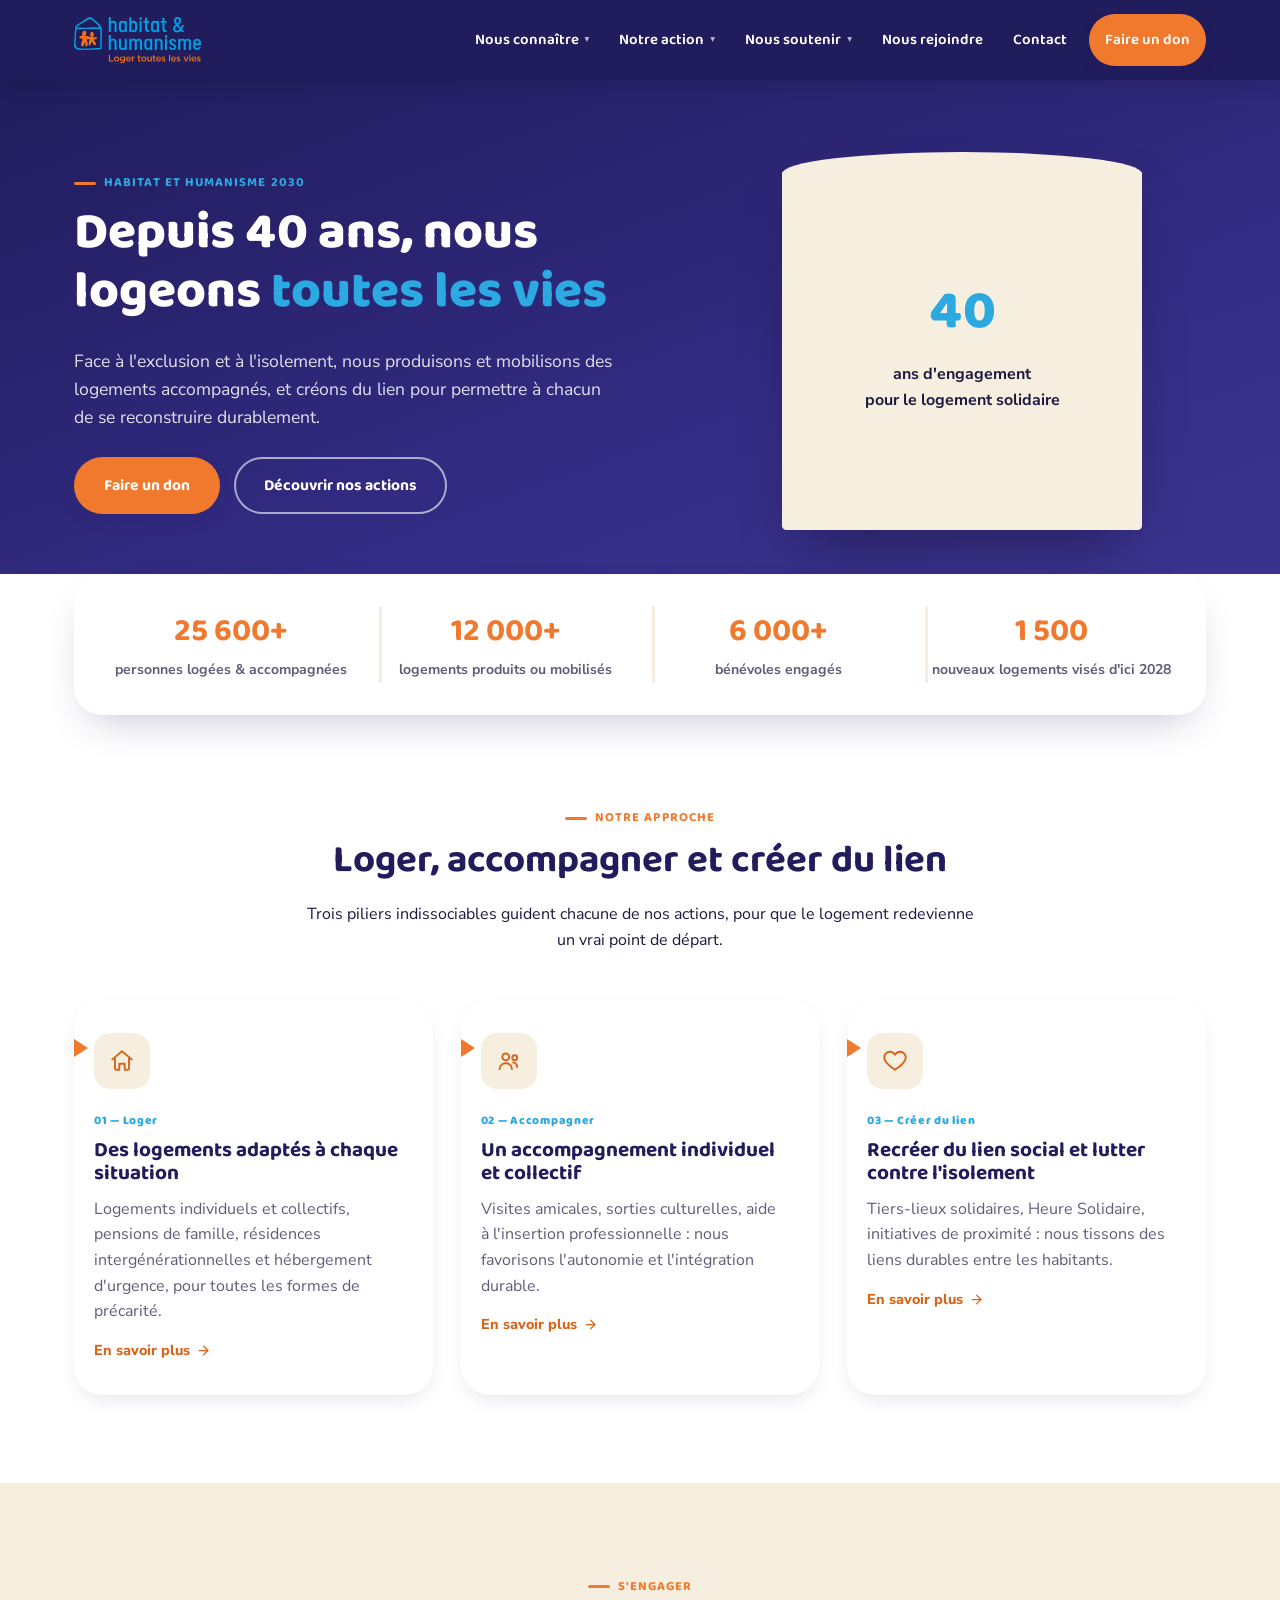
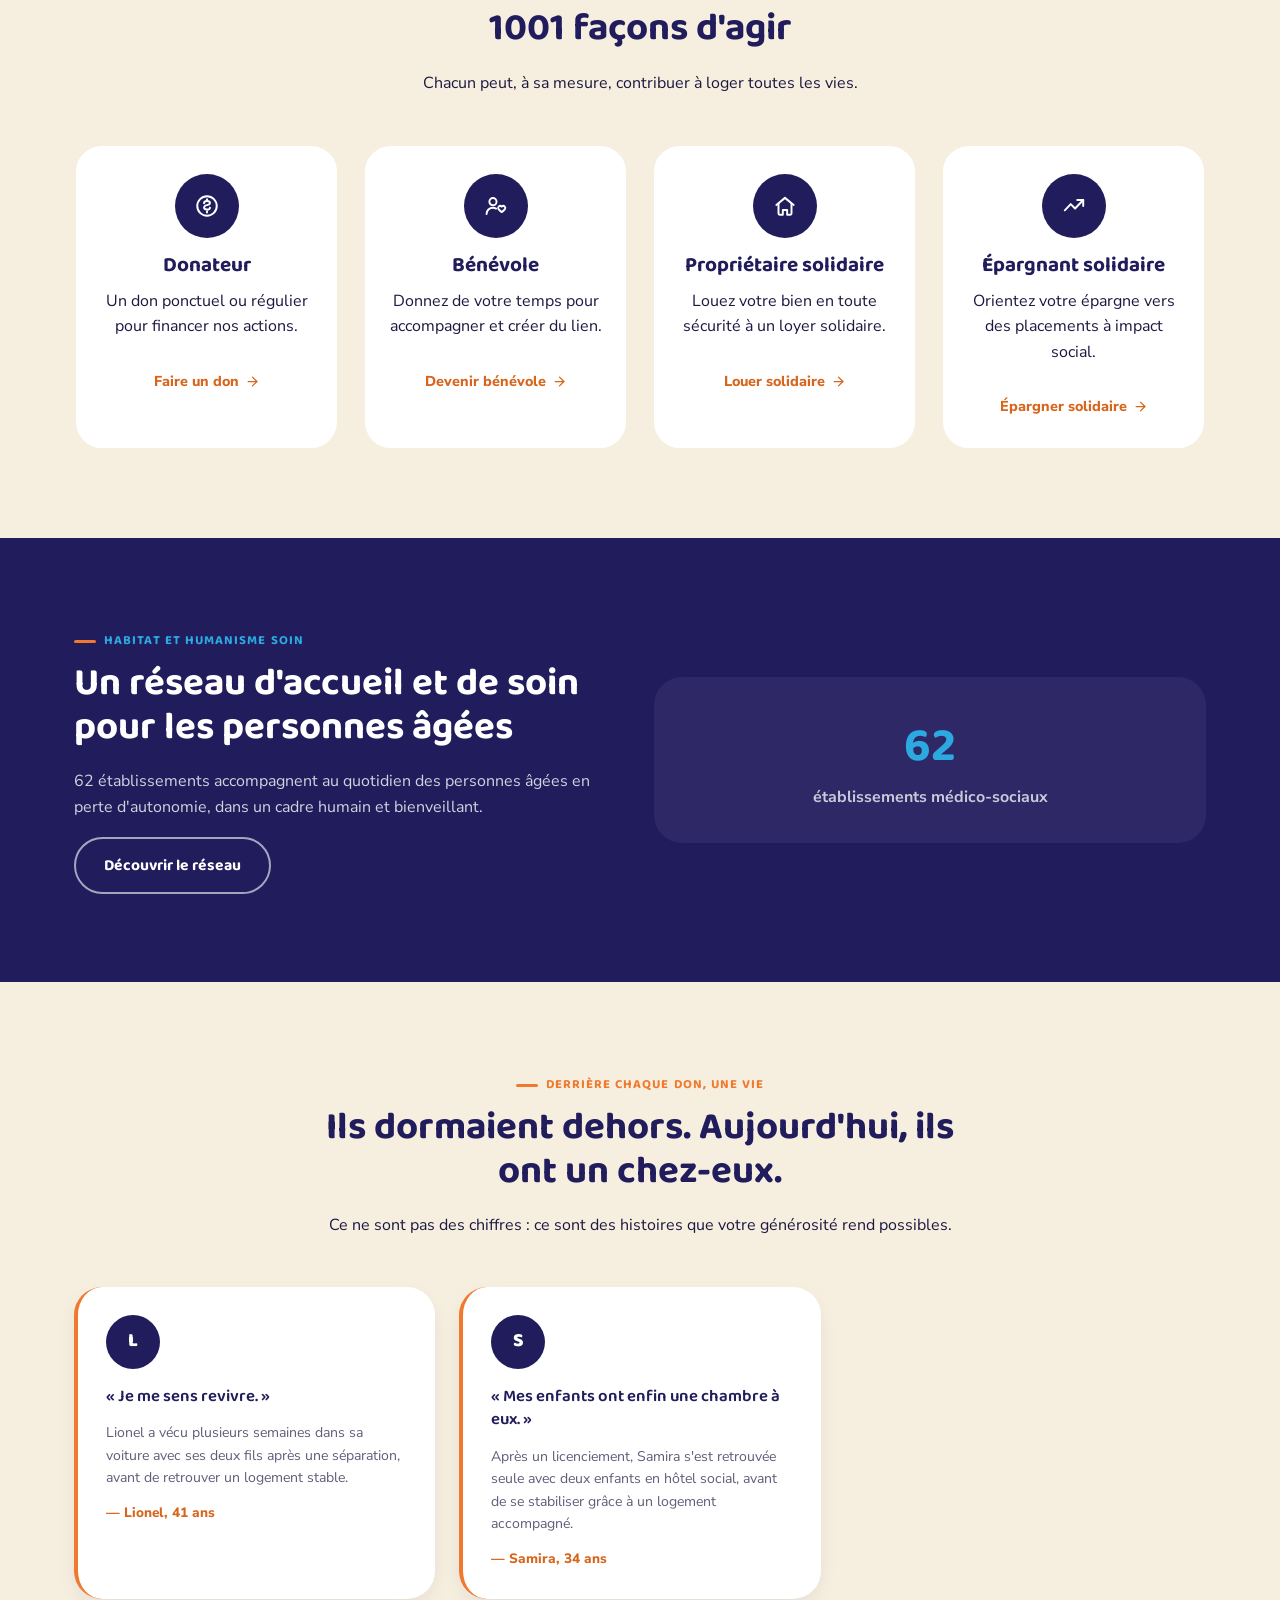
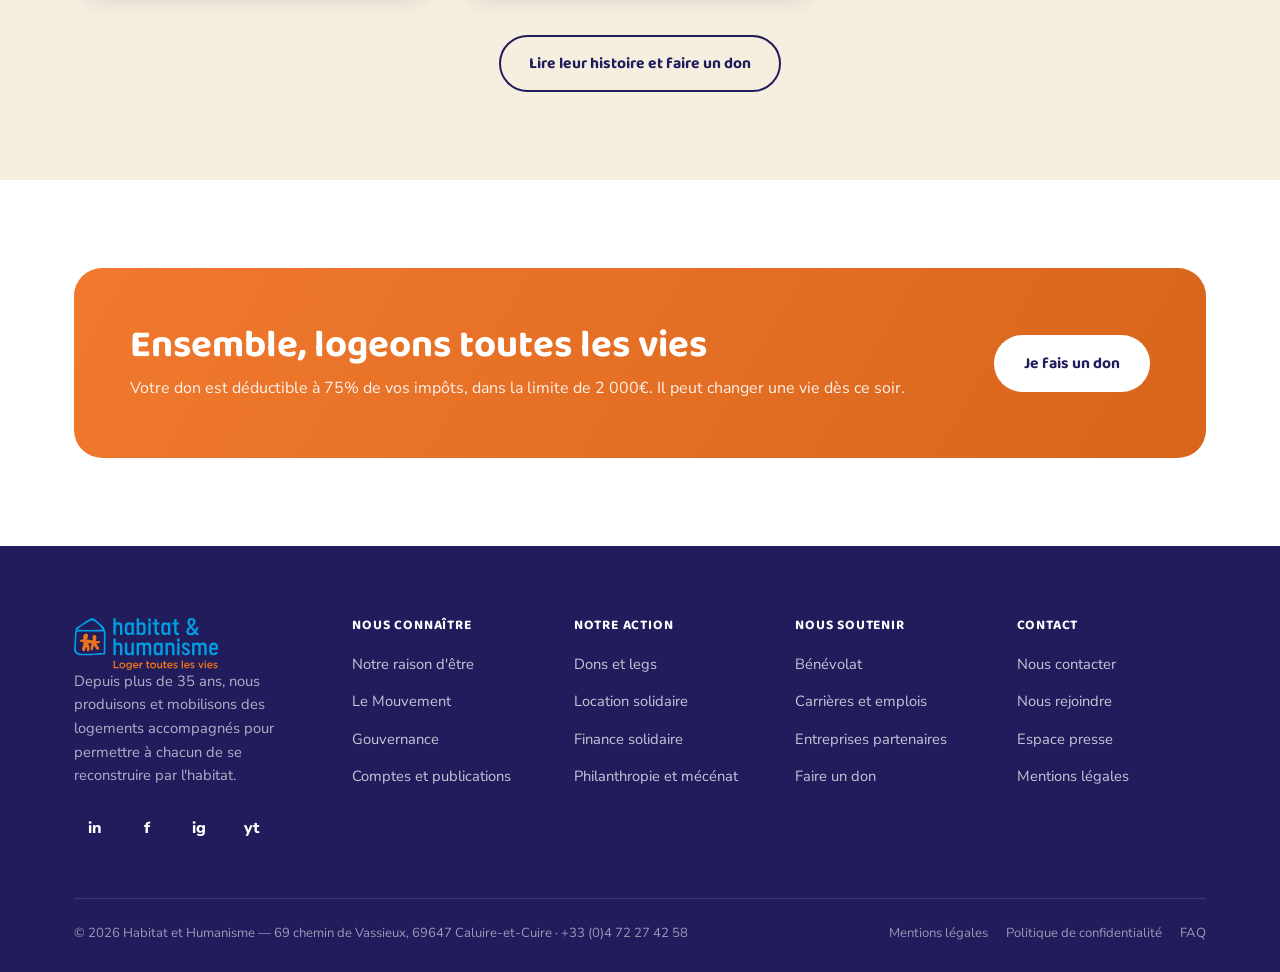
<file: index.html>
<!DOCTYPE html>
<html lang="fr">
<head>
<meta charset="UTF-8">
<meta name="viewport" content="width=device-width, initial-scale=1.0">
<title>Habitat et Humanisme — Loger toutes les vies</title>
<meta name="description" content="Depuis 40 ans, Habitat et Humanisme loge, accompagne et crée du lien pour permettre à chacun de se reconstruire par l'habitat.">
<link rel="stylesheet" href="css/style.css">
</head>
<body>

<header class="site-header">
  <div class="nav-bar container">
    <a href="index.html" class="logo">
      <img src="assets/logo-habitat-humanisme.svg" alt="Habitat et Humanisme – Loger toutes les vies" class="logo-img">
    </a>
    <nav class="main-nav">
      <ul>
        <li class="has-dropdown">
          <a href="nous-connaitre.html">Nous connaître <span class="caret">▾</span></a>
          <div class="dropdown">
            <a href="nous-connaitre.html#raison-d-etre">Notre raison d'être</a>
            <a href="nous-connaitre.html#mouvement">Le Mouvement</a>
            <a href="nous-connaitre.html#gouvernance">Gouvernance</a>
            <a href="nous-connaitre.html#publications">Comptes et publications</a>
          </div>
        </li>
        <li class="has-dropdown">
          <a href="notre-action.html">Notre action <span class="caret">▾</span></a>
          <div class="dropdown">
            <a href="notre-action.html#dons-legs">Dons et legs</a>
            <a href="notre-action.html#location-solidaire">Location solidaire</a>
            <a href="notre-action.html#finance-solidaire">Finance solidaire</a>
            <a href="notre-action.html#philanthropie">Philanthropie et mécénat</a>
          </div>
        </li>
        <li class="has-dropdown">
          <a href="nous-soutenir.html">Nous soutenir <span class="caret">▾</span></a>
          <div class="dropdown">
            <a href="nous-soutenir.html#benevolat">Bénévolat</a>
            <a href="nous-soutenir.html#carrieres">Carrières et emplois</a>
            <a href="nous-soutenir.html#entreprises">Entreprises partenaires</a>
          </div>
        </li>
        <li><a href="nous-rejoindre.html">Nous rejoindre</a></li>
        <li><a href="contact.html">Contact</a></li>
        <li><a href="faire-un-don.html" class="btn btn-orange btn-sm nav-cta">Faire un don</a></li>
      </ul>
    </nav>
    <button class="nav-toggle" aria-label="Ouvrir le menu" aria-expanded="false">
      <span></span><span></span><span></span>
    </button>
  </div>
</header>

<main>

  <section class="hero">
    <div class="container">
      <div class="hero-copy">
        <span class="eyebrow hero-eyebrow">Habitat et Humanisme 2030</span>
        <h1>Depuis 40 ans, nous logeons <span class="hl">toutes les vies</span></h1>
        <p class="lead">Face à l'exclusion et à l'isolement, nous produisons et mobilisons des logements accompagnés, et créons du lien pour permettre à chacun de se reconstruire durablement.</p>
        <div class="hero-actions">
          <a href="faire-un-don.html" class="btn btn-orange">Faire un don</a>
          <a href="notre-action.html" class="btn btn-outline-light">Découvrir nos actions</a>
        </div>
      </div>
      <div class="hero-art">
        <div class="house-shape">
          <div class="big-num">
            <span>40</span>
            <small>ans d'engagement<br>pour le logement solidaire</small>
          </div>
        </div>
      </div>
    </div>
  </section>

  <div class="stats-strip">
    <div class="container">
      <div class="stats-card">
        <div class="stat"><strong>25 600+</strong><span>personnes logées &amp; accompagnées</span></div>
        <div class="stat"><strong>12 000+</strong><span>logements produits ou mobilisés</span></div>
        <div class="stat"><strong>6 000+</strong><span>bénévoles engagés</span></div>
        <div class="stat"><strong>1 500</strong><span>nouveaux logements visés d'ici 2028</span></div>
      </div>
    </div>
  </div>

  <section>
    <div class="container">
      <div class="section-head">
        <span class="eyebrow">Notre approche</span>
        <h2>Loger, accompagner et créer du lien</h2>
        <p>Trois piliers indissociables guident chacune de nos actions, pour que le logement redevienne un vrai point de départ.</p>
      </div>
      <div class="grid-3">
        <div class="card pin-card">
          <div class="card-icon"><svg viewBox="0 0 24 24" fill="none" stroke="currentColor" stroke-width="1.8" stroke-linecap="round" stroke-linejoin="round"><path d="M3 10.5 12 3l9 7.5"/><path d="M5.5 9.5V19a1 1 0 0 0 1 1h3v-5.5h5V20h3a1 1 0 0 0 1-1V9.5"/></svg></div>
          <span class="tag">01 — Loger</span>
          <h3>Des logements adaptés à chaque situation</h3>
          <p>Logements individuels et collectifs, pensions de famille, résidences intergénérationnelles et hébergement d'urgence, pour toutes les formes de précarité.</p>
          <a class="more" href="notre-action.html">En savoir plus <svg class="arrow-ico" viewBox="0 0 24 24" fill="none" stroke="currentColor" stroke-width="2" stroke-linecap="round" stroke-linejoin="round"><line x1="5" y1="12" x2="19" y2="12"/><polyline points="12 5 19 12 12 19"/></svg></a>
        </div>
        <div class="card pin-card">
          <div class="card-icon"><svg viewBox="0 0 24 24" fill="none" stroke="currentColor" stroke-width="1.8" stroke-linecap="round" stroke-linejoin="round"><circle cx="9" cy="8.2" r="3.2"/><path d="M3.3 19.5c0-3.2 2.5-5.5 5.7-5.5s5.7 2.3 5.7 5.5"/><circle cx="17.3" cy="9" r="2.3"/><path d="M15.8 13.3c2.1.4 3.6 2.1 3.6 4.3"/></svg></div>
          <span class="tag">02 — Accompagner</span>
          <h3>Un accompagnement individuel et collectif</h3>
          <p>Visites amicales, sorties culturelles, aide à l'insertion professionnelle : nous favorisons l'autonomie et l'intégration durable.</p>
          <a class="more" href="nous-soutenir.html">En savoir plus <svg class="arrow-ico" viewBox="0 0 24 24" fill="none" stroke="currentColor" stroke-width="2" stroke-linecap="round" stroke-linejoin="round"><line x1="5" y1="12" x2="19" y2="12"/><polyline points="12 5 19 12 12 19"/></svg></a>
        </div>
        <div class="card pin-card">
          <div class="card-icon"><svg viewBox="0 0 24 24" fill="none" stroke="currentColor" stroke-width="1.8" stroke-linecap="round" stroke-linejoin="round"><path d="M12 20s-7-4.3-9.3-8.8A4.9 4.9 0 0 1 12 6.2a4.9 4.9 0 0 1 9.3 5c-2.3 4.5-9.3 8.8-9.3 8.8Z"/></svg></div>
          <span class="tag">03 — Créer du lien</span>
          <h3>Recréer du lien social et lutter contre l'isolement</h3>
          <p>Tiers-lieux solidaires, Heure Solidaire, initiatives de proximité : nous tissons des liens durables entre les habitants.</p>
          <a class="more" href="nous-connaitre.html">En savoir plus <svg class="arrow-ico" viewBox="0 0 24 24" fill="none" stroke="currentColor" stroke-width="2" stroke-linecap="round" stroke-linejoin="round"><line x1="5" y1="12" x2="19" y2="12"/><polyline points="12 5 19 12 12 19"/></svg></a>
        </div>
      </div>
    </div>
  </section>

  <section class="section-cream">
    <div class="container">
      <div class="section-head">
        <span class="eyebrow">S'engager</span>
        <h2>1001 façons d'agir</h2>
        <p>Chacun peut, à sa mesure, contribuer à loger toutes les vies.</p>
      </div>
      <div class="ways-grid">
        <div class="way-card">
          <div class="emoji"><svg viewBox="0 0 24 24" fill="none" stroke="currentColor" stroke-width="1.8" stroke-linecap="round" stroke-linejoin="round"><circle cx="12" cy="12" r="9"/><path d="M9.3 9.4c0-1.2 1.2-2.1 2.7-2.1s2.7.8 2.7 1.9-1.1 1.6-2.7 2c-1.6.4-2.7 1.1-2.7 2.1s1.2 1.9 2.7 1.9 2.7-.6 2.7-1.7"/><path d="M12 5.8v1.2M12 16.9v1.2"/></svg></div>
          <h3>Donateur</h3>
          <p>Un don ponctuel ou régulier pour financer nos actions.</p>
          <a class="more" href="faire-un-don.html">Faire un don <svg class="arrow-ico" viewBox="0 0 24 24" fill="none" stroke="currentColor" stroke-width="2" stroke-linecap="round" stroke-linejoin="round"><line x1="5" y1="12" x2="19" y2="12"/><polyline points="12 5 19 12 12 19"/></svg></a>
        </div>
        <div class="way-card">
          <div class="emoji"><svg viewBox="0 0 24 24" fill="none" stroke="currentColor" stroke-width="1.8" stroke-linecap="round" stroke-linejoin="round"><circle cx="9.2" cy="8" r="3.3"/><path d="M3.3 19.3c0-3.3 2.6-5.7 5.9-5.7 1 0 2 .3 2.9.8"/><path d="M17.3 12.6c2-1.8 4 .4 3 2.2-.7 1.1-2.1 2.2-3 2.8-.9-.6-2.3-1.7-3-2.8-1-1.8 1-4 3-2.2Z"/></svg></div>
          <h3>Bénévole</h3>
          <p>Donnez de votre temps pour accompagner et créer du lien.</p>
          <a class="more" href="nous-soutenir.html#benevolat">Devenir bénévole <svg class="arrow-ico" viewBox="0 0 24 24" fill="none" stroke="currentColor" stroke-width="2" stroke-linecap="round" stroke-linejoin="round"><line x1="5" y1="12" x2="19" y2="12"/><polyline points="12 5 19 12 12 19"/></svg></a>
        </div>
        <div class="way-card">
          <div class="emoji"><svg viewBox="0 0 24 24" fill="none" stroke="currentColor" stroke-width="1.8" stroke-linecap="round" stroke-linejoin="round"><path d="M4 11 12 4.5 20 11"/><path d="M6 10v9a1 1 0 0 0 1 1h3v-4.3h4V20h3a1 1 0 0 0 1-1v-9"/></svg></div>
          <h3>Propriétaire solidaire</h3>
          <p>Louez votre bien en toute sécurité à un loyer solidaire.</p>
          <a class="more" href="notre-action.html#location-solidaire">Louer solidaire <svg class="arrow-ico" viewBox="0 0 24 24" fill="none" stroke="currentColor" stroke-width="2" stroke-linecap="round" stroke-linejoin="round"><line x1="5" y1="12" x2="19" y2="12"/><polyline points="12 5 19 12 12 19"/></svg></a>
        </div>
        <div class="way-card">
          <div class="emoji"><svg viewBox="0 0 24 24" fill="none" stroke="currentColor" stroke-width="1.8" stroke-linecap="round" stroke-linejoin="round"><polyline points="3.5 16 9 10.3 13 14.3 20.5 6.5"/><polyline points="15 6.5 20.5 6.5 20.5 12"/></svg></div>
          <h3>Épargnant solidaire</h3>
          <p>Orientez votre épargne vers des placements à impact social.</p>
          <a class="more" href="notre-action.html#finance-solidaire">Épargner solidaire <svg class="arrow-ico" viewBox="0 0 24 24" fill="none" stroke="currentColor" stroke-width="2" stroke-linecap="round" stroke-linejoin="round"><line x1="5" y1="12" x2="19" y2="12"/><polyline points="12 5 19 12 12 19"/></svg></a>
        </div>
      </div>
    </div>
  </section>

  <section class="section-navy">
    <div class="container">
      <div class="grid-2" style="align-items:center;">
        <div>
          <span class="eyebrow">Habitat et Humanisme Soin</span>
          <h2>Un réseau d'accueil et de soin pour les personnes âgées</h2>
          <p style="color:rgba(255,255,255,0.8);">62 établissements accompagnent au quotidien des personnes âgées en perte d'autonomie, dans un cadre humain et bienveillant.</p>
          <a href="nous-connaitre.html#mouvement" class="btn btn-outline-light">Découvrir le réseau</a>
        </div>
        <div class="card" style="background:rgba(255,255,255,0.06); box-shadow:none; text-align:center;">
          <strong style="font-family:var(--font-head); font-size:3rem; color:var(--sky); display:block;">62</strong>
          <span style="color:rgba(255,255,255,0.75); font-weight:700;">établissements médico-sociaux</span>
        </div>
      </div>
    </div>
  </section>

  <section class="section-cream">
    <div class="container">
      <div class="section-head">
        <span class="eyebrow">Derrière chaque don, une vie</span>
        <h2>Ils dormaient dehors. Aujourd'hui, ils ont un chez-eux.</h2>
        <p>Ce ne sont pas des chiffres : ce sont des histoires que votre générosité rend possibles.</p>
      </div>
      <div class="stories-grid">
        <div class="story-card">
          <div class="avatar">L</div>
          <blockquote>« Je me sens revivre. »</blockquote>
          <p class="ctx">Lionel a vécu plusieurs semaines dans sa voiture avec ses deux fils après une séparation, avant de retrouver un logement stable.</p>
          <cite>— Lionel, 41 ans</cite>
        </div>
        <div class="story-card">
          <div class="avatar">S</div>
          <blockquote>« Mes enfants ont enfin une chambre à eux. »</blockquote>
          <p class="ctx">Après un licenciement, Samira s'est retrouvée seule avec deux enfants en hôtel social, avant de se stabiliser grâce à un logement accompagné.</p>
          <cite>— Samira, 34 ans</cite>
        </div>
      </div>
      <div style="text-align:center; margin-top:36px;">
        <a href="faire-un-don.html" class="btn btn-outline">Lire leur histoire et faire un don</a>
      </div>
    </div>
  </section>

  <section>
    <div class="container">
      <div class="cta-banner">
        <div>
          <h2>Ensemble, logeons toutes les vies</h2>
          <p>Votre don est déductible à 75% de vos impôts, dans la limite de 2 000€. Il peut changer une vie dès ce soir.</p>
        </div>
        <a href="faire-un-don.html" class="btn btn-white">Je fais un don</a>
      </div>
    </div>
  </section>

</main>

<footer class="site-footer">
  <div class="container">
    <div class="footer-top">
      <div class="footer-brand">
        <a href="index.html" class="logo">
          <img src="assets/logo-habitat-humanisme.svg" alt="Habitat et Humanisme – Loger toutes les vies" class="logo-img">
        </a>
        <p>Depuis plus de 35 ans, nous produisons et mobilisons des logements accompagnés pour permettre à chacun de se reconstruire par l'habitat.</p>
        <div class="social-row">
          <a href="#" aria-label="LinkedIn">in</a>
          <a href="#" aria-label="Facebook">f</a>
          <a href="#" aria-label="Instagram">ig</a>
          <a href="#" aria-label="YouTube">yt</a>
        </div>
      </div>
      <div class="footer-col">
        <h4>Nous connaître</h4>
        <ul>
          <li><a href="nous-connaitre.html#raison-d-etre">Notre raison d'être</a></li>
          <li><a href="nous-connaitre.html#mouvement">Le Mouvement</a></li>
          <li><a href="nous-connaitre.html#gouvernance">Gouvernance</a></li>
          <li><a href="nous-connaitre.html#publications">Comptes et publications</a></li>
        </ul>
      </div>
      <div class="footer-col">
        <h4>Notre action</h4>
        <ul>
          <li><a href="notre-action.html#dons-legs">Dons et legs</a></li>
          <li><a href="notre-action.html#location-solidaire">Location solidaire</a></li>
          <li><a href="notre-action.html#finance-solidaire">Finance solidaire</a></li>
          <li><a href="notre-action.html#philanthropie">Philanthropie et mécénat</a></li>
        </ul>
      </div>
      <div class="footer-col">
        <h4>Nous soutenir</h4>
        <ul>
          <li><a href="nous-soutenir.html#benevolat">Bénévolat</a></li>
          <li><a href="nous-soutenir.html#carrieres">Carrières et emplois</a></li>
          <li><a href="nous-soutenir.html#entreprises">Entreprises partenaires</a></li>
          <li><a href="faire-un-don.html">Faire un don</a></li>
        </ul>
      </div>
      <div class="footer-col">
        <h4>Contact</h4>
        <ul>
          <li><a href="contact.html">Nous contacter</a></li>
          <li><a href="nous-rejoindre.html">Nous rejoindre</a></li>
          <li><a href="#">Espace presse</a></li>
          <li><a href="#">Mentions légales</a></li>
        </ul>
      </div>
    </div>
    <div class="footer-bottom">
      <span>© 2026 Habitat et Humanisme — 69 chemin de Vassieux, 69647 Caluire-et-Cuire · +33 (0)4 72 27 42 58</span>
      <div class="legal-links">
        <a href="#">Mentions légales</a>
        <a href="#">Politique de confidentialité</a>
        <a href="#">FAQ</a>
      </div>
    </div>
  </div>
</footer>

<script src="js/main.js"></script>
</body>
</html>
</file>
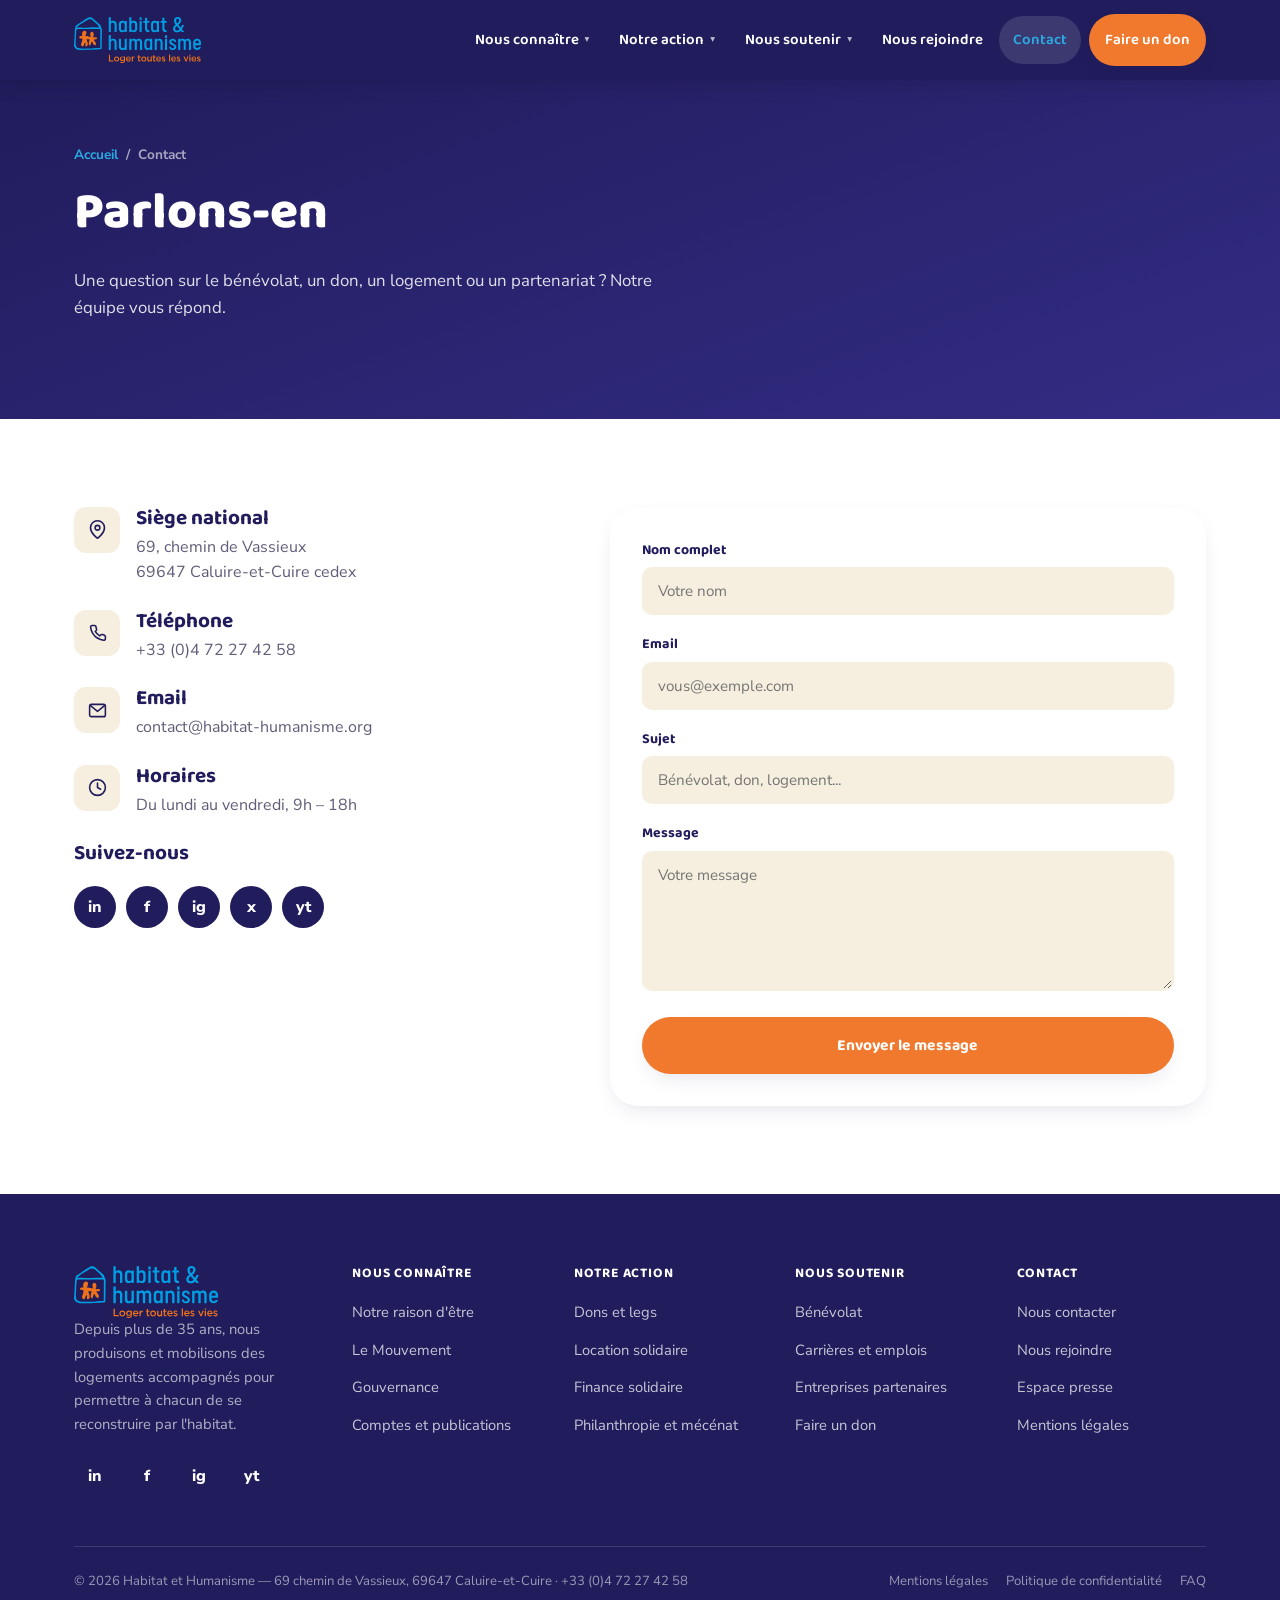
<file: contact.html>
<!DOCTYPE html>
<html lang="fr">
<head>
<meta charset="UTF-8">
<meta name="viewport" content="width=device-width, initial-scale=1.0">
<title>Contact — Habitat et Humanisme</title>
<meta name="description" content="Contactez Habitat et Humanisme : adresse, téléphone et réseaux sociaux.">
<link rel="stylesheet" href="css/style.css">
</head>
<body>

<header class="site-header">
  <div class="nav-bar container">
    <a href="index.html" class="logo">
      <img src="assets/logo-habitat-humanisme.svg" alt="Habitat et Humanisme – Loger toutes les vies" class="logo-img">
    </a>
    <nav class="main-nav">
      <ul>
        <li class="has-dropdown">
          <a href="nous-connaitre.html">Nous connaître <span class="caret">▾</span></a>
          <div class="dropdown">
            <a href="nous-connaitre.html#raison-d-etre">Notre raison d'être</a>
            <a href="nous-connaitre.html#mouvement">Le Mouvement</a>
            <a href="nous-connaitre.html#gouvernance">Gouvernance</a>
            <a href="nous-connaitre.html#publications">Comptes et publications</a>
          </div>
        </li>
        <li class="has-dropdown">
          <a href="notre-action.html">Notre action <span class="caret">▾</span></a>
          <div class="dropdown">
            <a href="notre-action.html#dons-legs">Dons et legs</a>
            <a href="notre-action.html#location-solidaire">Location solidaire</a>
            <a href="notre-action.html#finance-solidaire">Finance solidaire</a>
            <a href="notre-action.html#philanthropie">Philanthropie et mécénat</a>
          </div>
        </li>
        <li class="has-dropdown">
          <a href="nous-soutenir.html">Nous soutenir <span class="caret">▾</span></a>
          <div class="dropdown">
            <a href="nous-soutenir.html#benevolat">Bénévolat</a>
            <a href="nous-soutenir.html#carrieres">Carrières et emplois</a>
            <a href="nous-soutenir.html#entreprises">Entreprises partenaires</a>
          </div>
        </li>
        <li><a href="nous-rejoindre.html">Nous rejoindre</a></li>
        <li class="active"><a href="contact.html">Contact</a></li>
        <li><a href="faire-un-don.html" class="btn btn-orange btn-sm nav-cta">Faire un don</a></li>
      </ul>
    </nav>
    <button class="nav-toggle" aria-label="Ouvrir le menu" aria-expanded="false">
      <span></span><span></span><span></span>
    </button>
  </div>
</header>

<main>

  <section class="page-hero">
    <div class="container">
      <div class="breadcrumb"><a href="index.html">Accueil</a><span class="sep">/</span>Contact</div>
      <h1>Parlons-en</h1>
      <p class="lead">Une question sur le bénévolat, un don, un logement ou un partenariat ? Notre équipe vous répond.</p>
    </div>
  </section>

  <section>
    <div class="container">
      <div class="contact-grid">
        <div class="contact-info">
          <div class="item">
            <div class="ico"><svg viewBox="0 0 24 24" fill="none" stroke="currentColor" stroke-width="1.8" stroke-linecap="round" stroke-linejoin="round"><path d="M20 10c0 6.5-8 12-8 12s-8-5.5-8-12a8 8 0 0 1 16 0Z"/><circle cx="12" cy="10" r="2.7"/></svg></div>
            <div>
              <h3 style="margin-bottom:4px;">Siège national</h3>
              <p style="margin:0; color:var(--ink-soft);">69, chemin de Vassieux<br>69647 Caluire-et-Cuire cedex</p>
            </div>
          </div>
          <div class="item">
            <div class="ico"><svg viewBox="0 0 24 24" fill="none" stroke="currentColor" stroke-width="1.8" stroke-linecap="round" stroke-linejoin="round"><path d="M21 16.4v2.8a1.7 1.7 0 0 1-1.9 1.7 16.9 16.9 0 0 1-7.3-2.6 16.6 16.6 0 0 1-5.1-5.1A16.9 16.9 0 0 1 4.1 5.9 1.7 1.7 0 0 1 5.8 4h2.8a1.7 1.7 0 0 1 1.7 1.5c.1.8.3 1.6.6 2.4a1.7 1.7 0 0 1-.4 1.8l-1.1 1.1a13.5 13.5 0 0 0 5.1 5.1l1.1-1.1a1.7 1.7 0 0 1 1.8-.4c.8.3 1.6.5 2.4.6a1.7 1.7 0 0 1 1.1 1.7Z"/></svg></div>
            <div>
              <h3 style="margin-bottom:4px;">Téléphone</h3>
              <p style="margin:0; color:var(--ink-soft);">+33 (0)4 72 27 42 58</p>
            </div>
          </div>
          <div class="item">
            <div class="ico"><svg viewBox="0 0 24 24" fill="none" stroke="currentColor" stroke-width="1.8" stroke-linecap="round" stroke-linejoin="round"><rect x="3" y="5" width="18" height="14" rx="2"/><path d="m4 6.5 8 6.5 8-6.5"/></svg></div>
            <div>
              <h3 style="margin-bottom:4px;">Email</h3>
              <p style="margin:0; color:var(--ink-soft);">contact@habitat-humanisme.org</p>
            </div>
          </div>
          <div class="item">
            <div class="ico"><svg viewBox="0 0 24 24" fill="none" stroke="currentColor" stroke-width="1.8" stroke-linecap="round" stroke-linejoin="round"><circle cx="12" cy="12" r="9"/><polyline points="12 7 12 12 15.5 14"/></svg></div>
            <div>
              <h3 style="margin-bottom:4px;">Horaires</h3>
              <p style="margin:0; color:var(--ink-soft);">Du lundi au vendredi, 9h – 18h</p>
            </div>
          </div>
          <div>
            <h3 style="margin-bottom:10px;">Suivez-nous</h3>
            <div class="social-row">
              <a href="#" aria-label="LinkedIn">in</a>
              <a href="#" aria-label="Facebook">f</a>
              <a href="#" aria-label="Instagram">ig</a>
              <a href="#" aria-label="Twitter">x</a>
              <a href="#" aria-label="YouTube">yt</a>
            </div>
          </div>
        </div>

        <form id="contact-form" class="card">
          <div class="field">
            <label for="name">Nom complet</label>
            <input type="text" id="name" name="name" required placeholder="Votre nom">
          </div>
          <div class="field">
            <label for="email">Email</label>
            <input type="email" id="email" name="email" required placeholder="vous@exemple.com">
          </div>
          <div class="field">
            <label for="subject">Sujet</label>
            <input type="text" id="subject" name="subject" placeholder="Bénévolat, don, logement...">
          </div>
          <div class="field">
            <label for="message">Message</label>
            <textarea id="message" name="message" required placeholder="Votre message"></textarea>
          </div>
          <button type="submit" class="btn btn-orange" style="width:100%;">Envoyer le message</button>
          <p class="form-feedback" style="display:none; margin-top:14px; color:var(--orange-dark); font-weight:700; text-align:center;"></p>
        </form>
      </div>
    </div>
  </section>

</main>

<footer class="site-footer">
  <div class="container">
    <div class="footer-top">
      <div class="footer-brand">
        <a href="index.html" class="logo">
          <img src="assets/logo-habitat-humanisme.svg" alt="Habitat et Humanisme – Loger toutes les vies" class="logo-img">
        </a>
        <p>Depuis plus de 35 ans, nous produisons et mobilisons des logements accompagnés pour permettre à chacun de se reconstruire par l'habitat.</p>
        <div class="social-row">
          <a href="#" aria-label="LinkedIn">in</a>
          <a href="#" aria-label="Facebook">f</a>
          <a href="#" aria-label="Instagram">ig</a>
          <a href="#" aria-label="YouTube">yt</a>
        </div>
      </div>
      <div class="footer-col">
        <h4>Nous connaître</h4>
        <ul>
          <li><a href="nous-connaitre.html#raison-d-etre">Notre raison d'être</a></li>
          <li><a href="nous-connaitre.html#mouvement">Le Mouvement</a></li>
          <li><a href="nous-connaitre.html#gouvernance">Gouvernance</a></li>
          <li><a href="nous-connaitre.html#publications">Comptes et publications</a></li>
        </ul>
      </div>
      <div class="footer-col">
        <h4>Notre action</h4>
        <ul>
          <li><a href="notre-action.html#dons-legs">Dons et legs</a></li>
          <li><a href="notre-action.html#location-solidaire">Location solidaire</a></li>
          <li><a href="notre-action.html#finance-solidaire">Finance solidaire</a></li>
          <li><a href="notre-action.html#philanthropie">Philanthropie et mécénat</a></li>
        </ul>
      </div>
      <div class="footer-col">
        <h4>Nous soutenir</h4>
        <ul>
          <li><a href="nous-soutenir.html#benevolat">Bénévolat</a></li>
          <li><a href="nous-soutenir.html#carrieres">Carrières et emplois</a></li>
          <li><a href="nous-soutenir.html#entreprises">Entreprises partenaires</a></li>
          <li><a href="faire-un-don.html">Faire un don</a></li>
        </ul>
      </div>
      <div class="footer-col">
        <h4>Contact</h4>
        <ul>
          <li><a href="contact.html">Nous contacter</a></li>
          <li><a href="nous-rejoindre.html">Nous rejoindre</a></li>
          <li><a href="#">Espace presse</a></li>
          <li><a href="#">Mentions légales</a></li>
        </ul>
      </div>
    </div>
    <div class="footer-bottom">
      <span>© 2026 Habitat et Humanisme — 69 chemin de Vassieux, 69647 Caluire-et-Cuire · +33 (0)4 72 27 42 58</span>
      <div class="legal-links">
        <a href="#">Mentions légales</a>
        <a href="#">Politique de confidentialité</a>
        <a href="#">FAQ</a>
      </div>
    </div>
  </div>
</footer>

<script src="js/main.js"></script>
</body>
</html>
</file>
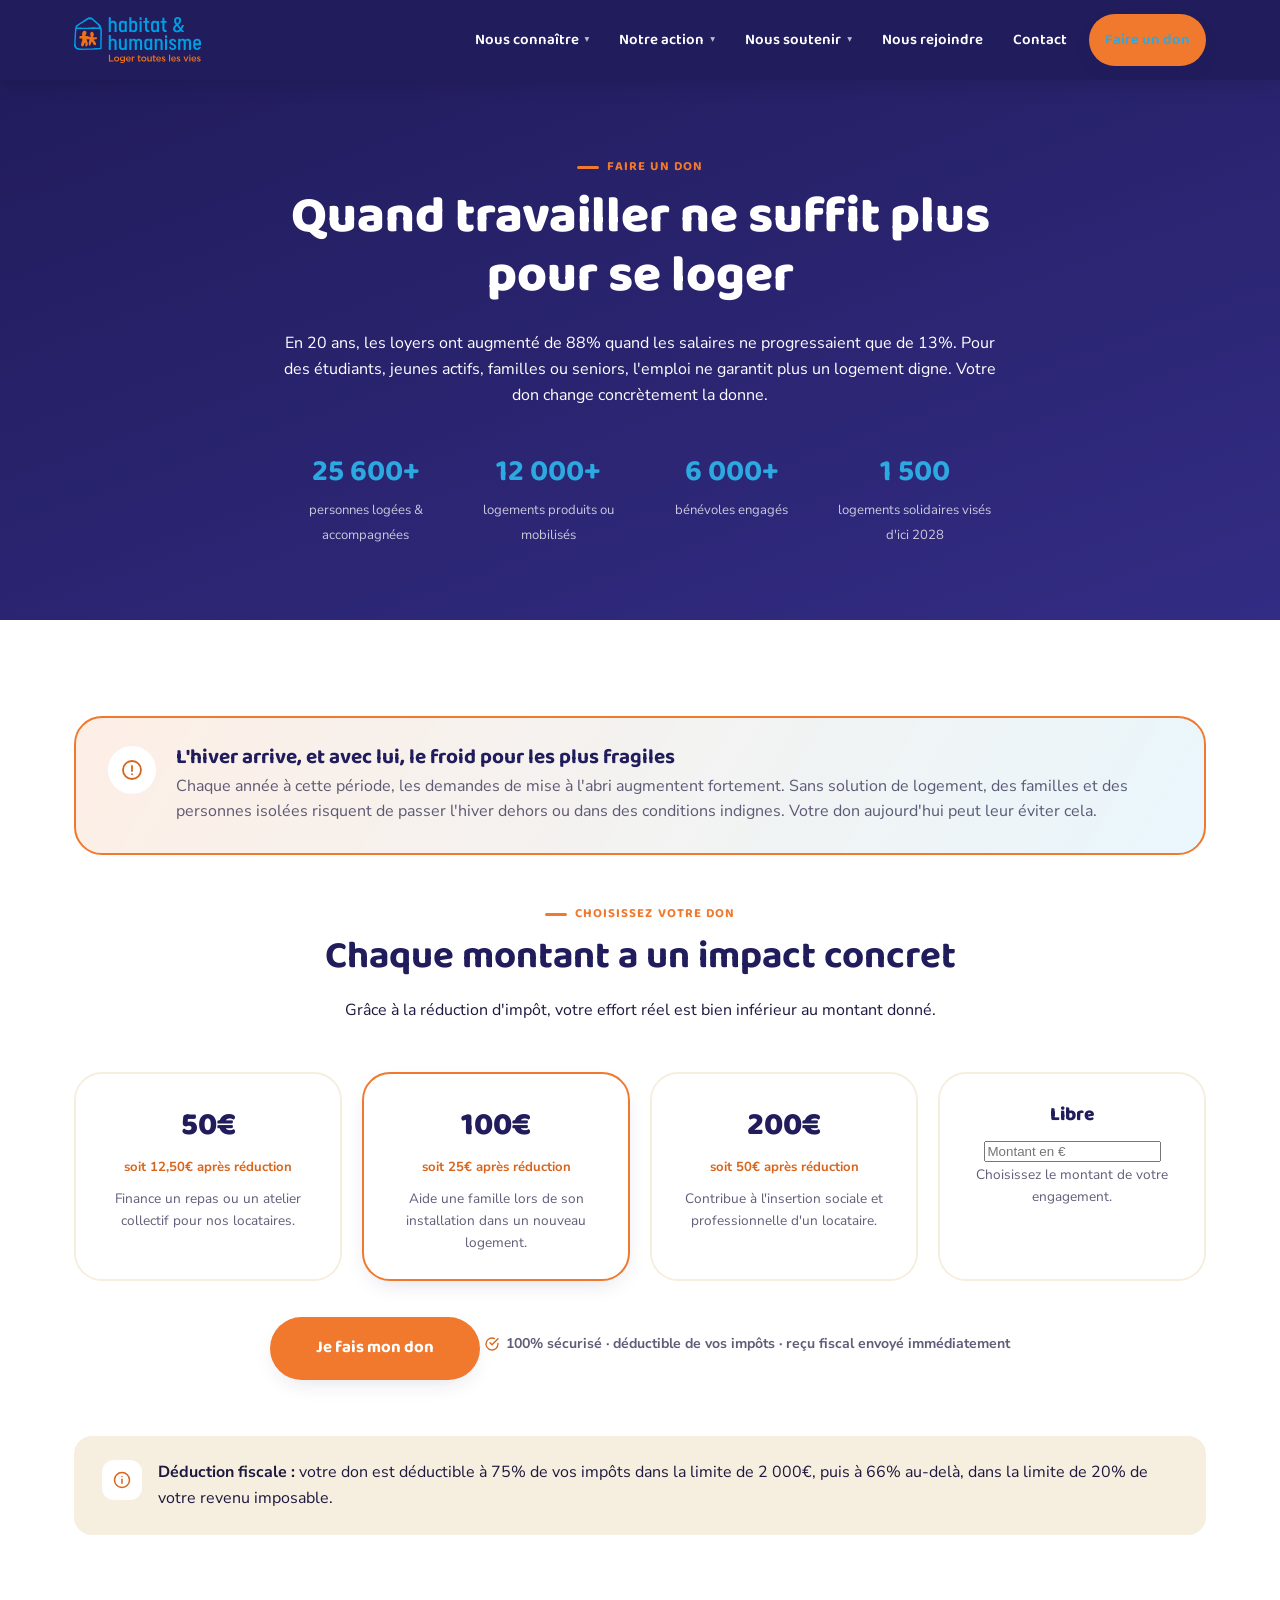
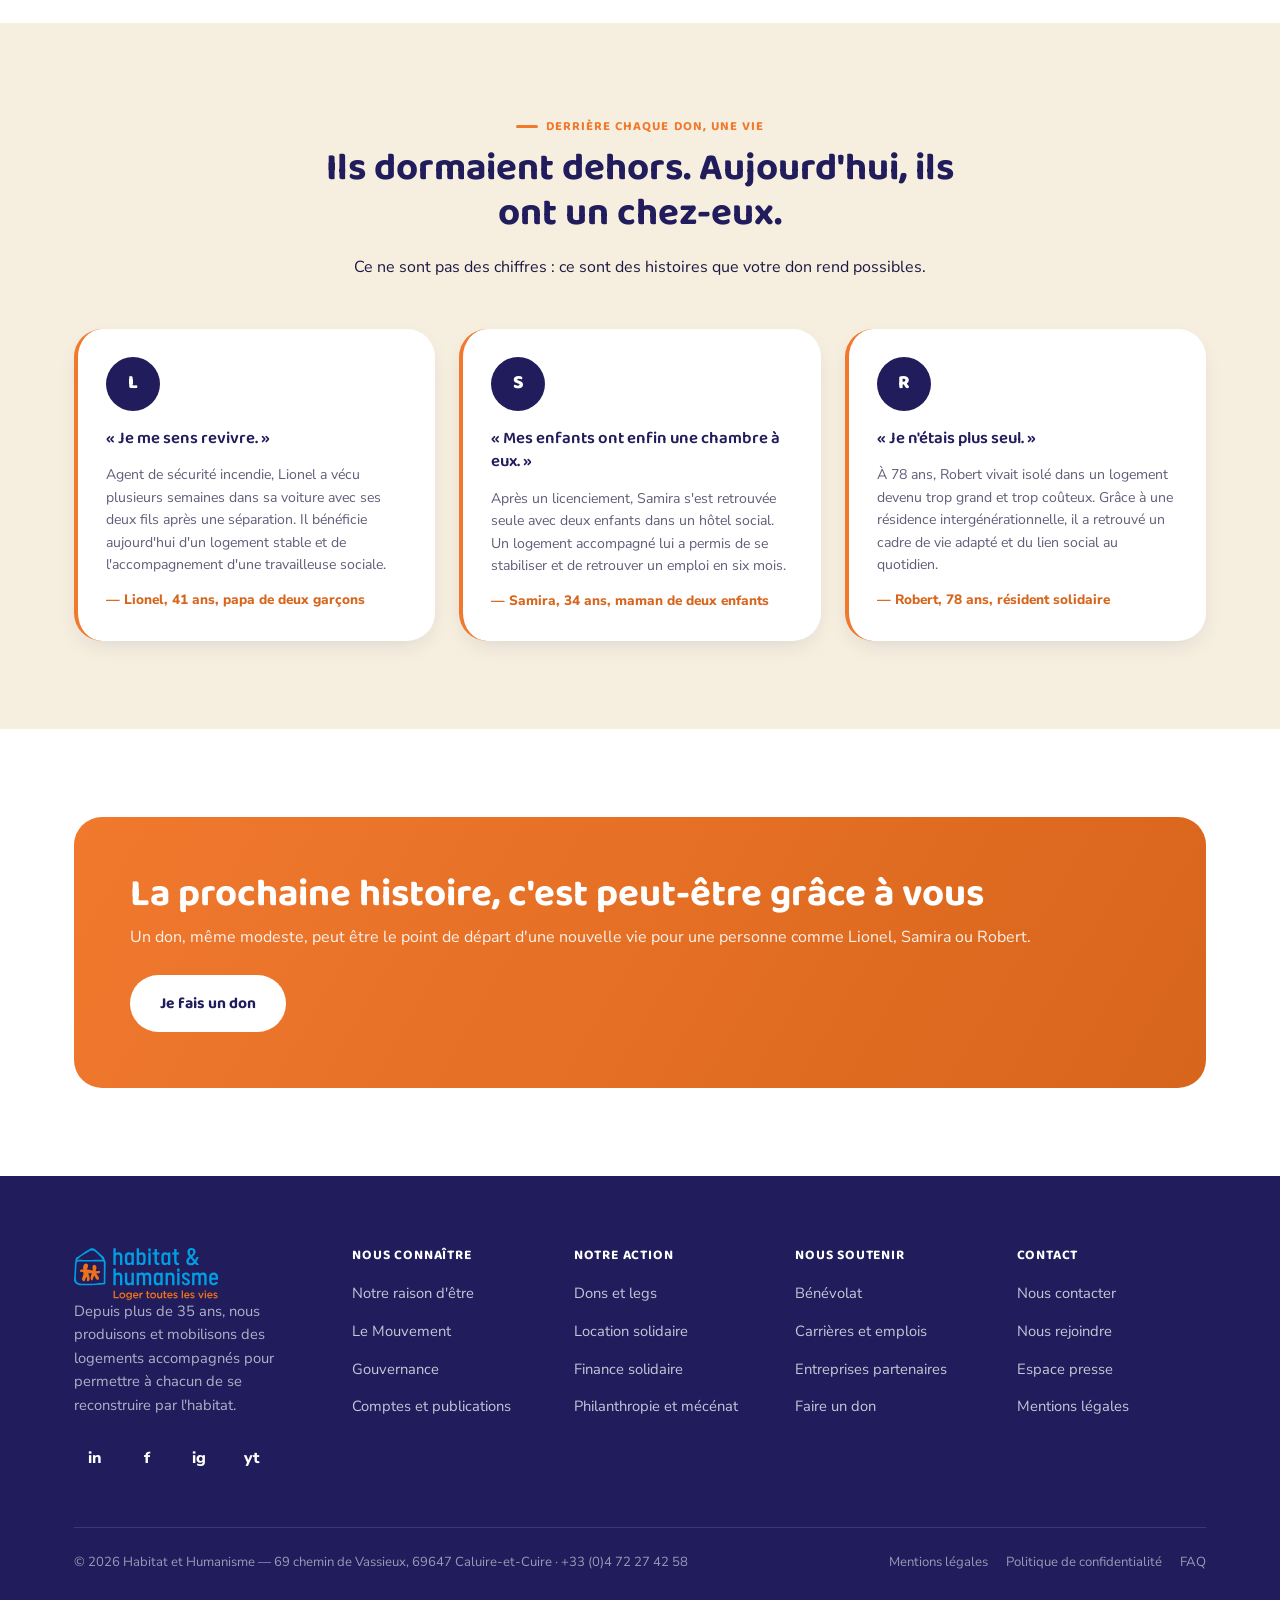
<file: faire-un-don.html>
<!DOCTYPE html>
<html lang="fr">
<head>
<meta charset="UTF-8">
<meta name="viewport" content="width=device-width, initial-scale=1.0">
<title>Faire un don — Habitat et Humanisme</title>
<meta name="description" content="Faites un don à Habitat et Humanisme : 75% déductible de vos impôts, pour loger et accompagner les personnes en difficulté.">
<link rel="stylesheet" href="css/style.css">
</head>
<body>

<header class="site-header">
  <div class="nav-bar container">
    <a href="index.html" class="logo">
      <img src="assets/logo-habitat-humanisme.svg" alt="Habitat et Humanisme – Loger toutes les vies" class="logo-img">
    </a>
    <nav class="main-nav">
      <ul>
        <li class="has-dropdown">
          <a href="nous-connaitre.html">Nous connaître <span class="caret">▾</span></a>
          <div class="dropdown">
            <a href="nous-connaitre.html#raison-d-etre">Notre raison d'être</a>
            <a href="nous-connaitre.html#mouvement">Le Mouvement</a>
            <a href="nous-connaitre.html#gouvernance">Gouvernance</a>
            <a href="nous-connaitre.html#publications">Comptes et publications</a>
          </div>
        </li>
        <li class="has-dropdown">
          <a href="notre-action.html">Notre action <span class="caret">▾</span></a>
          <div class="dropdown">
            <a href="notre-action.html#dons-legs">Dons et legs</a>
            <a href="notre-action.html#location-solidaire">Location solidaire</a>
            <a href="notre-action.html#finance-solidaire">Finance solidaire</a>
            <a href="notre-action.html#philanthropie">Philanthropie et mécénat</a>
          </div>
        </li>
        <li class="has-dropdown">
          <a href="nous-soutenir.html">Nous soutenir <span class="caret">▾</span></a>
          <div class="dropdown">
            <a href="nous-soutenir.html#benevolat">Bénévolat</a>
            <a href="nous-soutenir.html#carrieres">Carrières et emplois</a>
            <a href="nous-soutenir.html#entreprises">Entreprises partenaires</a>
          </div>
        </li>
        <li><a href="nous-rejoindre.html">Nous rejoindre</a></li>
        <li><a href="contact.html">Contact</a></li>
        <li class="active"><a href="faire-un-don.html" class="btn btn-orange btn-sm nav-cta">Faire un don</a></li>
      </ul>
    </nav>
    <button class="nav-toggle" aria-label="Ouvrir le menu" aria-expanded="false">
      <span></span><span></span><span></span>
    </button>
  </div>
</header>

<main>

  <section class="donate-hero">
    <div class="container">
      <span class="eyebrow" style="justify-content:center;">Faire un don</span>
      <h1>Quand travailler ne suffit plus pour se loger</h1>
      <p class="lead" style="margin:0 auto;">En 20 ans, les loyers ont augmenté de 88% quand les salaires ne progressaient que de 13%. Pour des étudiants, jeunes actifs, familles ou seniors, l'emploi ne garantit plus un logement digne. Votre don change concrètement la donne.</p>
      <div class="stat-row">
        <div><strong>25 600+</strong><span>personnes logées &amp; accompagnées</span></div>
        <div><strong>12 000+</strong><span>logements produits ou mobilisés</span></div>
        <div><strong>6 000+</strong><span>bénévoles engagés</span></div>
        <div><strong>1 500</strong><span>logements solidaires visés d'ici 2028</span></div>
      </div>
    </div>
  </section>

  <section>
    <div class="container">
      <div class="urgency-banner">
        <span class="ico"><svg viewBox="0 0 24 24" fill="none" stroke="currentColor" stroke-width="1.8" stroke-linecap="round" stroke-linejoin="round"><circle cx="12" cy="12" r="9"/><line x1="12" y1="8" x2="12" y2="13"/><line x1="12" y1="16.2" x2="12" y2="16.3"/></svg></span>
        <div>
          <h3>L'hiver arrive, et avec lui, le froid pour les plus fragiles</h3>
          <p>Chaque année à cette période, les demandes de mise à l'abri augmentent fortement. Sans solution de logement, des familles et des personnes isolées risquent de passer l'hiver dehors ou dans des conditions indignes. Votre don aujourd'hui peut leur éviter cela.</p>
        </div>
      </div>

      <div class="section-head">
        <span class="eyebrow">Choisissez votre don</span>
        <h2>Chaque montant a un impact concret</h2>
        <p>Grâce à la réduction d'impôt, votre effort réel est bien inférieur au montant donné.</p>
      </div>

      <div class="amount-grid">
        <div class="amount-card" data-amount="50">
          <div class="amount">50€</div>
          <div class="after-tax">soit 12,50€ après réduction</div>
          <p>Finance un repas ou un atelier collectif pour nos locataires.</p>
        </div>
        <div class="amount-card selected" data-amount="100">
          <div class="amount">100€</div>
          <div class="after-tax">soit 25€ après réduction</div>
          <p>Aide une famille lors de son installation dans un nouveau logement.</p>
        </div>
        <div class="amount-card" data-amount="200">
          <div class="amount">200€</div>
          <div class="after-tax">soit 50€ après réduction</div>
          <p>Contribue à l'insertion sociale et professionnelle d'un locataire.</p>
        </div>
        <div class="amount-card custom">
          <div class="amount">Libre</div>
          <div class="field" style="margin-top:8px;">
            <input type="number" id="custom-amount" placeholder="Montant en €" min="1">
          </div>
          <p>Choisissez le montant de votre engagement.</p>
        </div>
      </div>

      <div style="text-align:center; margin-bottom:56px;">
        <a href="#" class="btn btn-orange" style="padding:16px 44px; font-size:1.05rem;">Je fais mon don</a>
        <p class="reassurance"><svg viewBox="0 0 24 24" fill="none" stroke="currentColor" stroke-width="2" stroke-linecap="round" stroke-linejoin="round"><path d="M21 11.1V12a9 9 0 1 1-5.3-8.2"/><polyline points="21 4 12 13.2 9 10.2"/></svg> 100% sécurisé · déductible de vos impôts · reçu fiscal envoyé immédiatement</p>
      </div>

      <div class="tax-box">
        <span class="ico"><svg viewBox="0 0 24 24" fill="none" stroke="currentColor" stroke-width="1.8" stroke-linecap="round" stroke-linejoin="round"><circle cx="12" cy="12" r="9"/><line x1="12" y1="11" x2="12" y2="16"/><line x1="12" y1="7.7" x2="12" y2="7.8"/></svg></span>
        <p style="margin:0;"><strong>Déduction fiscale :</strong> votre don est déductible à 75% de vos impôts dans la limite de 2 000€, puis à 66% au-delà, dans la limite de 20% de votre revenu imposable.</p>
      </div>
    </div>
  </section>

  <section class="section-cream">
    <div class="container">
      <div class="section-head">
        <span class="eyebrow">Derrière chaque don, une vie</span>
        <h2>Ils dormaient dehors. Aujourd'hui, ils ont un chez-eux.</h2>
        <p>Ce ne sont pas des chiffres : ce sont des histoires que votre don rend possibles.</p>
      </div>
      <div class="stories-grid">
        <div class="story-card">
          <div class="avatar">L</div>
          <blockquote>« Je me sens revivre. »</blockquote>
          <p class="ctx">Agent de sécurité incendie, Lionel a vécu plusieurs semaines dans sa voiture avec ses deux fils après une séparation. Il bénéficie aujourd'hui d'un logement stable et de l'accompagnement d'une travailleuse sociale.</p>
          <cite>— Lionel, 41 ans, papa de deux garçons</cite>
        </div>
        <div class="story-card">
          <div class="avatar">S</div>
          <blockquote>« Mes enfants ont enfin une chambre à eux. »</blockquote>
          <p class="ctx">Après un licenciement, Samira s'est retrouvée seule avec deux enfants dans un hôtel social. Un logement accompagné lui a permis de se stabiliser et de retrouver un emploi en six mois.</p>
          <cite>— Samira, 34 ans, maman de deux enfants</cite>
        </div>
        <div class="story-card">
          <div class="avatar">R</div>
          <blockquote>« Je n'étais plus seul. »</blockquote>
          <p class="ctx">À 78 ans, Robert vivait isolé dans un logement devenu trop grand et trop coûteux. Grâce à une résidence intergénérationnelle, il a retrouvé un cadre de vie adapté et du lien social au quotidien.</p>
          <cite>— Robert, 78 ans, résident solidaire</cite>
        </div>
      </div>
    </div>
  </section>

  <section>
    <div class="container">
      <div class="cta-banner">
        <div>
          <h2>La prochaine histoire, c'est peut-être grâce à vous</h2>
          <p>Un don, même modeste, peut être le point de départ d'une nouvelle vie pour une personne comme Lionel, Samira ou Robert.</p>
        </div>
        <a href="#" class="btn btn-white">Je fais un don</a>
      </div>
    </div>
  </section>

</main>

<footer class="site-footer">
  <div class="container">
    <div class="footer-top">
      <div class="footer-brand">
        <a href="index.html" class="logo">
          <img src="assets/logo-habitat-humanisme.svg" alt="Habitat et Humanisme – Loger toutes les vies" class="logo-img">
        </a>
        <p>Depuis plus de 35 ans, nous produisons et mobilisons des logements accompagnés pour permettre à chacun de se reconstruire par l'habitat.</p>
        <div class="social-row">
          <a href="#" aria-label="LinkedIn">in</a>
          <a href="#" aria-label="Facebook">f</a>
          <a href="#" aria-label="Instagram">ig</a>
          <a href="#" aria-label="YouTube">yt</a>
        </div>
      </div>
      <div class="footer-col">
        <h4>Nous connaître</h4>
        <ul>
          <li><a href="nous-connaitre.html#raison-d-etre">Notre raison d'être</a></li>
          <li><a href="nous-connaitre.html#mouvement">Le Mouvement</a></li>
          <li><a href="nous-connaitre.html#gouvernance">Gouvernance</a></li>
          <li><a href="nous-connaitre.html#publications">Comptes et publications</a></li>
        </ul>
      </div>
      <div class="footer-col">
        <h4>Notre action</h4>
        <ul>
          <li><a href="notre-action.html#dons-legs">Dons et legs</a></li>
          <li><a href="notre-action.html#location-solidaire">Location solidaire</a></li>
          <li><a href="notre-action.html#finance-solidaire">Finance solidaire</a></li>
          <li><a href="notre-action.html#philanthropie">Philanthropie et mécénat</a></li>
        </ul>
      </div>
      <div class="footer-col">
        <h4>Nous soutenir</h4>
        <ul>
          <li><a href="nous-soutenir.html#benevolat">Bénévolat</a></li>
          <li><a href="nous-soutenir.html#carrieres">Carrières et emplois</a></li>
          <li><a href="nous-soutenir.html#entreprises">Entreprises partenaires</a></li>
          <li><a href="faire-un-don.html">Faire un don</a></li>
        </ul>
      </div>
      <div class="footer-col">
        <h4>Contact</h4>
        <ul>
          <li><a href="contact.html">Nous contacter</a></li>
          <li><a href="nous-rejoindre.html">Nous rejoindre</a></li>
          <li><a href="#">Espace presse</a></li>
          <li><a href="#">Mentions légales</a></li>
        </ul>
      </div>
    </div>
    <div class="footer-bottom">
      <span>© 2026 Habitat et Humanisme — 69 chemin de Vassieux, 69647 Caluire-et-Cuire · +33 (0)4 72 27 42 58</span>
      <div class="legal-links">
        <a href="#">Mentions légales</a>
        <a href="#">Politique de confidentialité</a>
        <a href="#">FAQ</a>
      </div>
    </div>
  </div>
</footer>

<script src="js/main.js"></script>
</body>
</html>
</file>
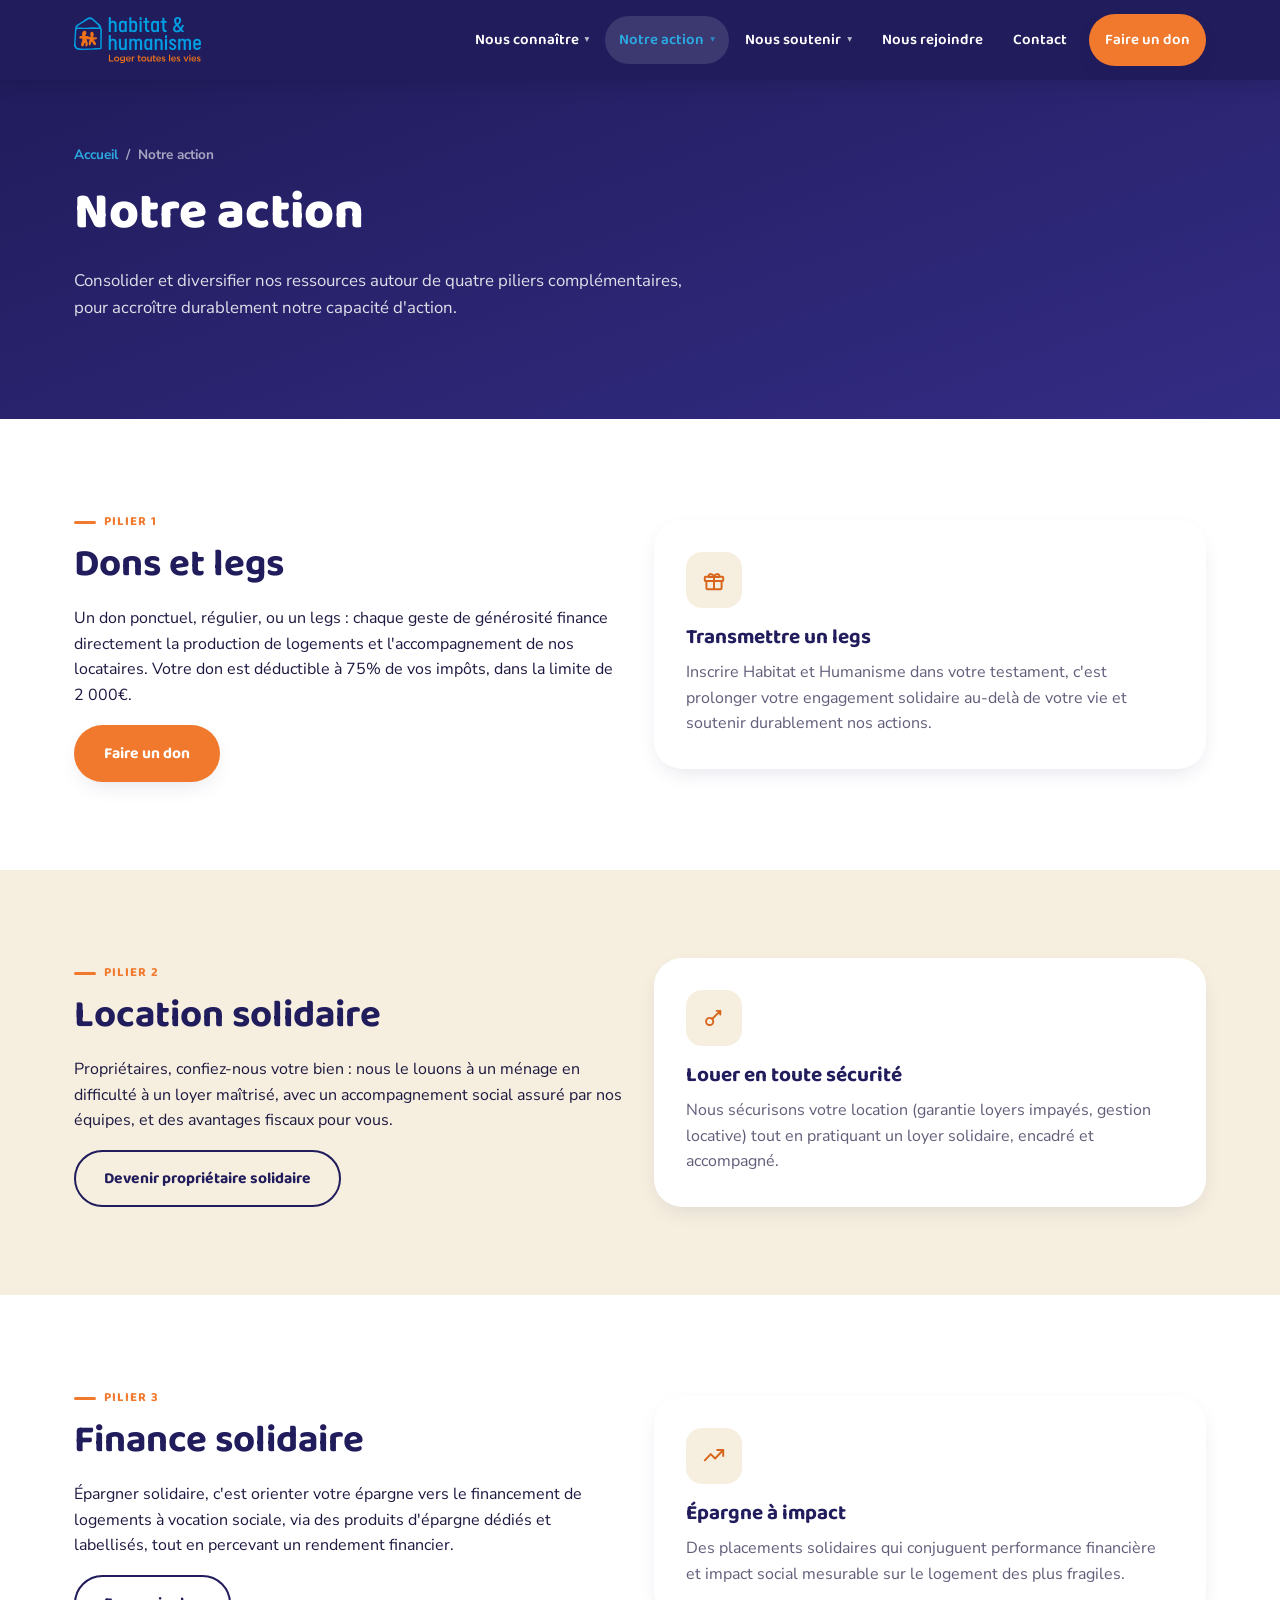
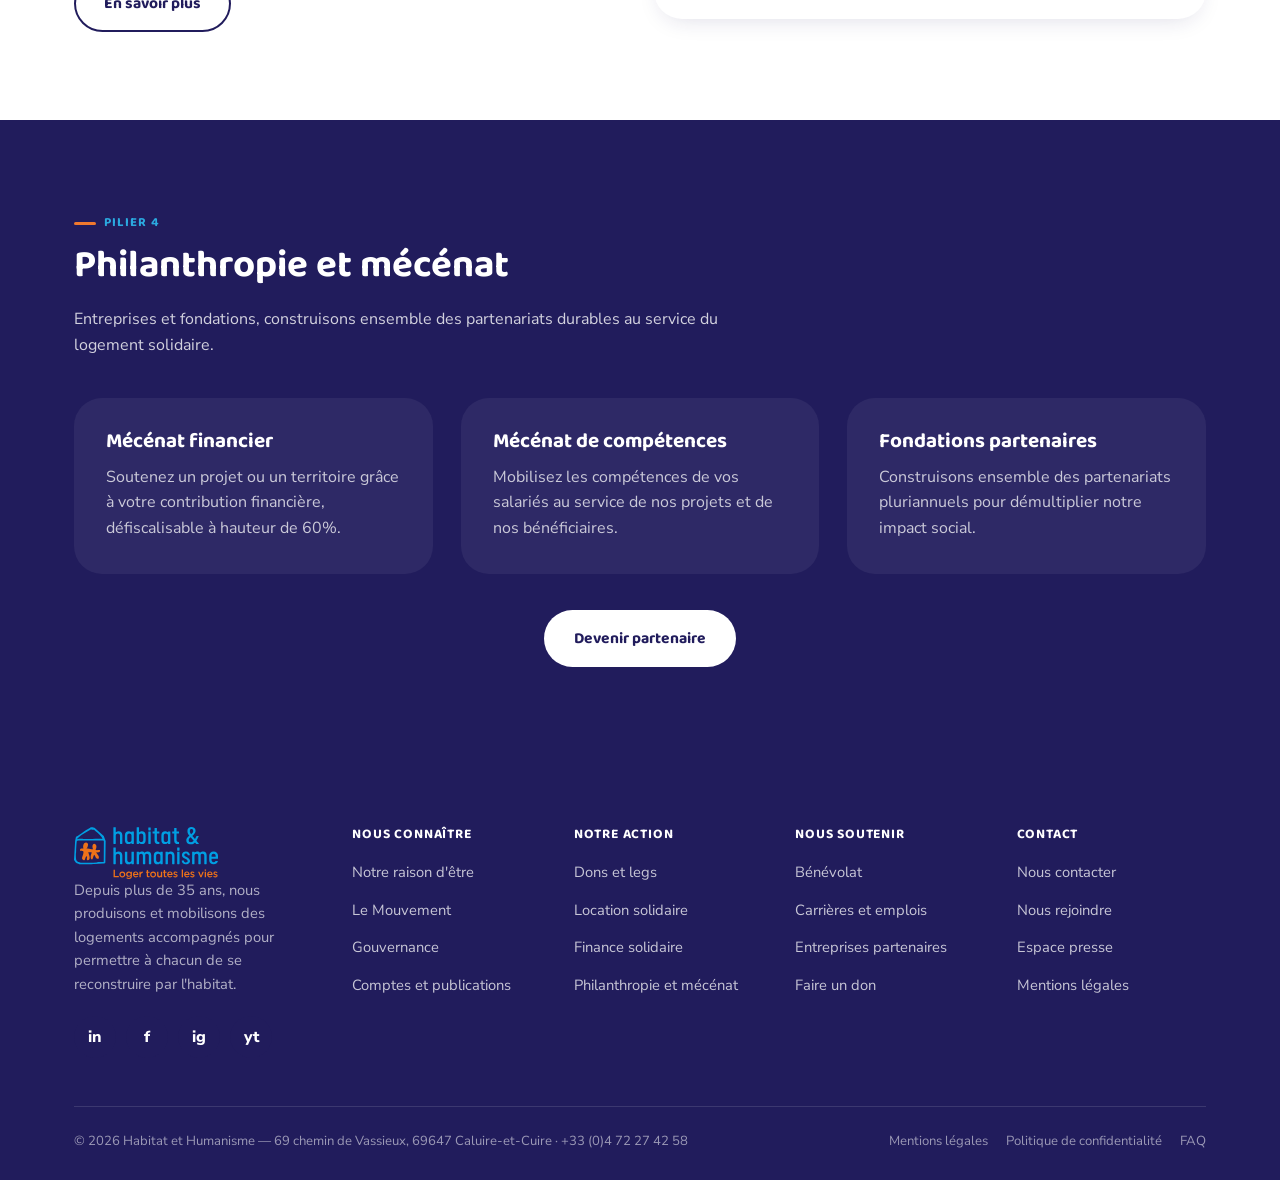
<file: notre-action.html>
<!DOCTYPE html>
<html lang="fr">
<head>
<meta charset="UTF-8">
<meta name="viewport" content="width=device-width, initial-scale=1.0">
<title>Notre action — Habitat et Humanisme</title>
<meta name="description" content="Dons et legs, location solidaire, finance solidaire, philanthropie et mécénat : les leviers de notre action.">
<link rel="stylesheet" href="css/style.css">
</head>
<body>

<header class="site-header">
  <div class="nav-bar container">
    <a href="index.html" class="logo">
      <img src="assets/logo-habitat-humanisme.svg" alt="Habitat et Humanisme – Loger toutes les vies" class="logo-img">
    </a>
    <nav class="main-nav">
      <ul>
        <li class="has-dropdown">
          <a href="nous-connaitre.html">Nous connaître <span class="caret">▾</span></a>
          <div class="dropdown">
            <a href="nous-connaitre.html#raison-d-etre">Notre raison d'être</a>
            <a href="nous-connaitre.html#mouvement">Le Mouvement</a>
            <a href="nous-connaitre.html#gouvernance">Gouvernance</a>
            <a href="nous-connaitre.html#publications">Comptes et publications</a>
          </div>
        </li>
        <li class="has-dropdown">
          <a href="notre-action.html">Notre action <span class="caret">▾</span></a>
          <div class="dropdown">
            <a href="notre-action.html#dons-legs">Dons et legs</a>
            <a href="notre-action.html#location-solidaire">Location solidaire</a>
            <a href="notre-action.html#finance-solidaire">Finance solidaire</a>
            <a href="notre-action.html#philanthropie">Philanthropie et mécénat</a>
          </div>
        </li>
        <li class="has-dropdown">
          <a href="nous-soutenir.html">Nous soutenir <span class="caret">▾</span></a>
          <div class="dropdown">
            <a href="nous-soutenir.html#benevolat">Bénévolat</a>
            <a href="nous-soutenir.html#carrieres">Carrières et emplois</a>
            <a href="nous-soutenir.html#entreprises">Entreprises partenaires</a>
          </div>
        </li>
        <li><a href="nous-rejoindre.html">Nous rejoindre</a></li>
        <li><a href="contact.html">Contact</a></li>
        <li><a href="faire-un-don.html" class="btn btn-orange btn-sm nav-cta">Faire un don</a></li>
      </ul>
    </nav>
    <button class="nav-toggle" aria-label="Ouvrir le menu" aria-expanded="false">
      <span></span><span></span><span></span>
    </button>
  </div>
</header>

<main>

  <section class="page-hero">
    <div class="container">
      <div class="breadcrumb"><a href="index.html">Accueil</a><span class="sep">/</span>Notre action</div>
      <h1>Notre action</h1>
      <p class="lead">Consolider et diversifier nos ressources autour de quatre piliers complémentaires, pour accroître durablement notre capacité d'action.</p>
    </div>
  </section>

  <section id="dons-legs">
    <div class="container">
      <div class="grid-2" style="align-items:center;">
        <div>
          <span class="eyebrow">Pilier 1</span>
          <h2>Dons et legs</h2>
          <p>Un don ponctuel, régulier, ou un legs : chaque geste de générosité finance directement la production de logements et l'accompagnement de nos locataires. Votre don est déductible à 75% de vos impôts, dans la limite de 2 000€.</p>
          <a href="faire-un-don.html" class="btn btn-orange">Faire un don</a>
        </div>
        <div class="card">
          <div class="card-icon"><svg viewBox="0 0 24 24" fill="none" stroke="currentColor" stroke-width="1.8" stroke-linecap="round" stroke-linejoin="round"><rect x="3.5" y="9" width="17" height="4" rx="0.8"/><path d="M5 13v6.5a1 1 0 0 0 1 1h12a1 1 0 0 0 1-1V13M12 9v11.5"/><path d="M12 9c-.8-3-5-3.3-5-.6C7 9.8 8.5 9 12 9Zm0 0c.8-3 5-3.3 5-.6C17 9.8 15.5 9 12 9Z"/></svg></div>
          <h3>Transmettre un legs</h3>
          <p>Inscrire Habitat et Humanisme dans votre testament, c'est prolonger votre engagement solidaire au-delà de votre vie et soutenir durablement nos actions.</p>
        </div>
      </div>
    </div>
  </section>

  <section id="location-solidaire" class="section-cream">
    <div class="container">
      <div class="grid-2" style="align-items:center;">
        <div class="card" style="order:2;">
          <div class="card-icon"><svg viewBox="0 0 24 24" fill="none" stroke="currentColor" stroke-width="1.8" stroke-linecap="round" stroke-linejoin="round"><circle cx="8" cy="15.2" r="3.3"/><path d="M10.3 12.9 17.8 5.4m0 0h-3.3m3.3 0v3.3"/></svg></div>
          <h3>Louer en toute sécurité</h3>
          <p>Nous sécurisons votre location (garantie loyers impayés, gestion locative) tout en pratiquant un loyer solidaire, encadré et accompagné.</p>
        </div>
        <div style="order:1;">
          <span class="eyebrow">Pilier 2</span>
          <h2>Location solidaire</h2>
          <p>Propriétaires, confiez-nous votre bien : nous le louons à un ménage en difficulté à un loyer maîtrisé, avec un accompagnement social assuré par nos équipes, et des avantages fiscaux pour vous.</p>
          <a href="nous-rejoindre.html" class="btn btn-outline">Devenir propriétaire solidaire</a>
        </div>
      </div>
    </div>
  </section>

  <section id="finance-solidaire">
    <div class="container">
      <div class="grid-2" style="align-items:center;">
        <div>
          <span class="eyebrow">Pilier 3</span>
          <h2>Finance solidaire</h2>
          <p>Épargner solidaire, c'est orienter votre épargne vers le financement de logements à vocation sociale, via des produits d'épargne dédiés et labellisés, tout en percevant un rendement financier.</p>
          <a href="contact.html" class="btn btn-outline">En savoir plus</a>
        </div>
        <div class="card">
          <div class="card-icon"><svg viewBox="0 0 24 24" fill="none" stroke="currentColor" stroke-width="1.8" stroke-linecap="round" stroke-linejoin="round"><polyline points="3.5 16 9 10.3 13 14.3 20.5 6.5"/><polyline points="15 6.5 20.5 6.5 20.5 12"/></svg></div>
          <h3>Épargne à impact</h3>
          <p>Des placements solidaires qui conjuguent performance financière et impact social mesurable sur le logement des plus fragiles.</p>
        </div>
      </div>
    </div>
  </section>

  <section id="philanthropie" class="section-navy">
    <div class="container">
      <div class="section-head left" style="margin-bottom:40px;">
        <span class="eyebrow">Pilier 4</span>
        <h2>Philanthropie et mécénat</h2>
        <p style="color:rgba(255,255,255,0.8);">Entreprises et fondations, construisons ensemble des partenariats durables au service du logement solidaire.</p>
      </div>
      <div class="grid-3">
        <div class="card" style="background:rgba(255,255,255,0.06); box-shadow:none;">
          <h3 style="color:var(--white);">Mécénat financier</h3>
          <p style="color:rgba(255,255,255,0.75);">Soutenez un projet ou un territoire grâce à votre contribution financière, défiscalisable à hauteur de 60%.</p>
        </div>
        <div class="card" style="background:rgba(255,255,255,0.06); box-shadow:none;">
          <h3 style="color:var(--white);">Mécénat de compétences</h3>
          <p style="color:rgba(255,255,255,0.75);">Mobilisez les compétences de vos salariés au service de nos projets et de nos bénéficiaires.</p>
        </div>
        <div class="card" style="background:rgba(255,255,255,0.06); box-shadow:none;">
          <h3 style="color:var(--white);">Fondations partenaires</h3>
          <p style="color:rgba(255,255,255,0.75);">Construisons ensemble des partenariats pluriannuels pour démultiplier notre impact social.</p>
        </div>
      </div>
      <div style="text-align:center; margin-top:36px;">
        <a href="contact.html" class="btn btn-white">Devenir partenaire</a>
      </div>
    </div>
  </section>

</main>

<footer class="site-footer">
  <div class="container">
    <div class="footer-top">
      <div class="footer-brand">
        <a href="index.html" class="logo">
          <img src="assets/logo-habitat-humanisme.svg" alt="Habitat et Humanisme – Loger toutes les vies" class="logo-img">
        </a>
        <p>Depuis plus de 35 ans, nous produisons et mobilisons des logements accompagnés pour permettre à chacun de se reconstruire par l'habitat.</p>
        <div class="social-row">
          <a href="#" aria-label="LinkedIn">in</a>
          <a href="#" aria-label="Facebook">f</a>
          <a href="#" aria-label="Instagram">ig</a>
          <a href="#" aria-label="YouTube">yt</a>
        </div>
      </div>
      <div class="footer-col">
        <h4>Nous connaître</h4>
        <ul>
          <li><a href="nous-connaitre.html#raison-d-etre">Notre raison d'être</a></li>
          <li><a href="nous-connaitre.html#mouvement">Le Mouvement</a></li>
          <li><a href="nous-connaitre.html#gouvernance">Gouvernance</a></li>
          <li><a href="nous-connaitre.html#publications">Comptes et publications</a></li>
        </ul>
      </div>
      <div class="footer-col">
        <h4>Notre action</h4>
        <ul>
          <li><a href="notre-action.html#dons-legs">Dons et legs</a></li>
          <li><a href="notre-action.html#location-solidaire">Location solidaire</a></li>
          <li><a href="notre-action.html#finance-solidaire">Finance solidaire</a></li>
          <li><a href="notre-action.html#philanthropie">Philanthropie et mécénat</a></li>
        </ul>
      </div>
      <div class="footer-col">
        <h4>Nous soutenir</h4>
        <ul>
          <li><a href="nous-soutenir.html#benevolat">Bénévolat</a></li>
          <li><a href="nous-soutenir.html#carrieres">Carrières et emplois</a></li>
          <li><a href="nous-soutenir.html#entreprises">Entreprises partenaires</a></li>
          <li><a href="faire-un-don.html">Faire un don</a></li>
        </ul>
      </div>
      <div class="footer-col">
        <h4>Contact</h4>
        <ul>
          <li><a href="contact.html">Nous contacter</a></li>
          <li><a href="nous-rejoindre.html">Nous rejoindre</a></li>
          <li><a href="#">Espace presse</a></li>
          <li><a href="#">Mentions légales</a></li>
        </ul>
      </div>
    </div>
    <div class="footer-bottom">
      <span>© 2026 Habitat et Humanisme — 69 chemin de Vassieux, 69647 Caluire-et-Cuire · +33 (0)4 72 27 42 58</span>
      <div class="legal-links">
        <a href="#">Mentions légales</a>
        <a href="#">Politique de confidentialité</a>
        <a href="#">FAQ</a>
      </div>
    </div>
  </div>
</footer>

<script src="js/main.js"></script>
</body>
</html>
</file>
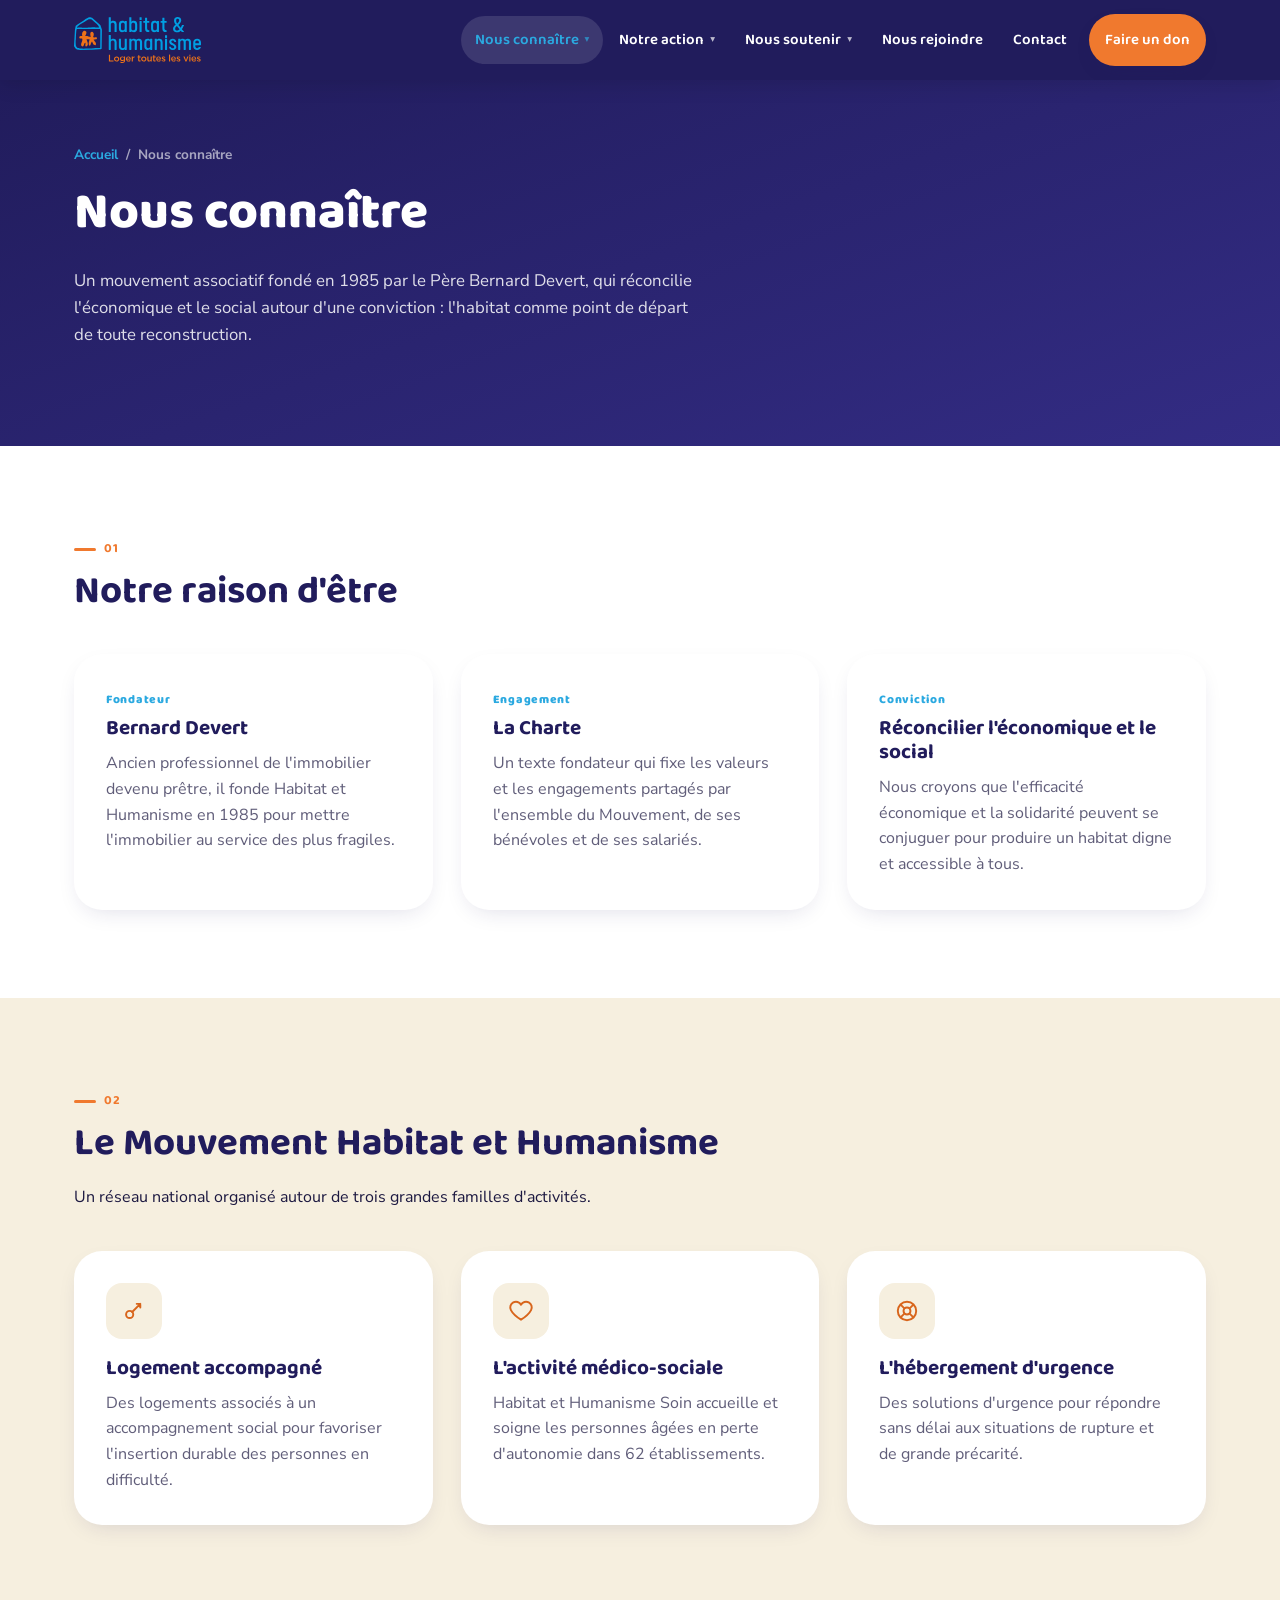
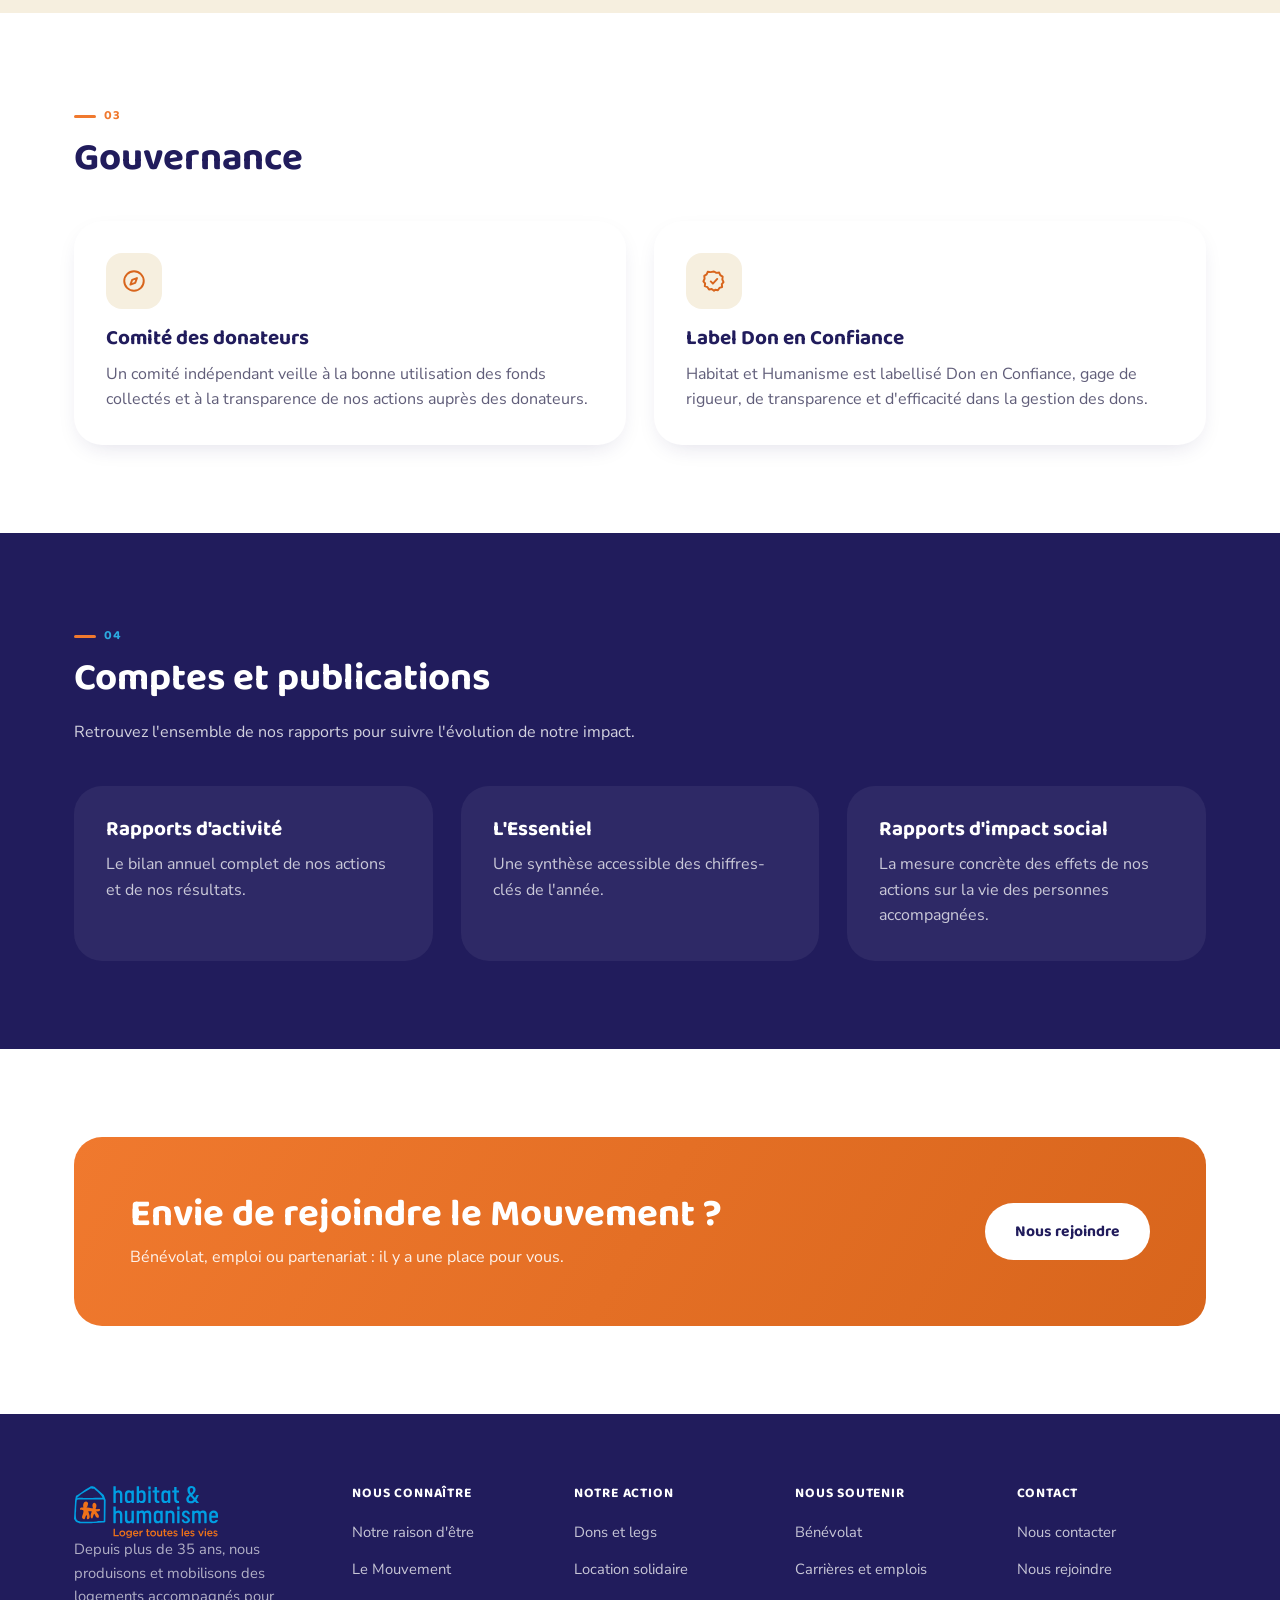
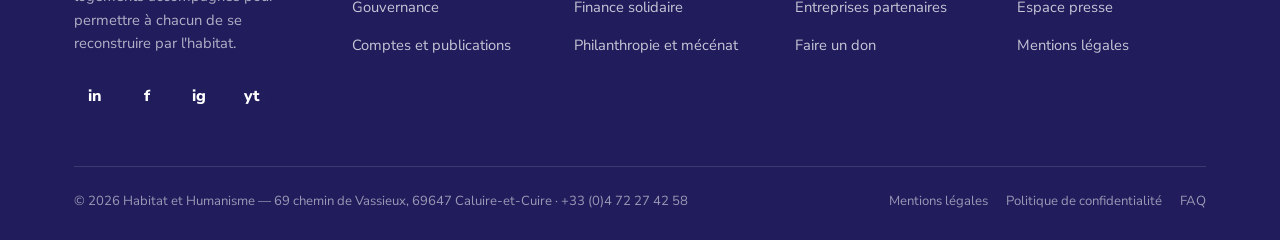
<file: nous-connaitre.html>
<!DOCTYPE html>
<html lang="fr">
<head>
<meta charset="UTF-8">
<meta name="viewport" content="width=device-width, initial-scale=1.0">
<title>Nous connaître — Habitat et Humanisme</title>
<meta name="description" content="Notre raison d'être, le Mouvement Habitat et Humanisme, notre gouvernance et nos publications.">
<link rel="stylesheet" href="css/style.css">
</head>
<body>

<header class="site-header">
  <div class="nav-bar container">
    <a href="index.html" class="logo">
      <img src="assets/logo-habitat-humanisme.svg" alt="Habitat et Humanisme – Loger toutes les vies" class="logo-img">
    </a>
    <nav class="main-nav">
      <ul>
        <li class="has-dropdown">
          <a href="nous-connaitre.html">Nous connaître <span class="caret">▾</span></a>
          <div class="dropdown">
            <a href="nous-connaitre.html#raison-d-etre">Notre raison d'être</a>
            <a href="nous-connaitre.html#mouvement">Le Mouvement</a>
            <a href="nous-connaitre.html#gouvernance">Gouvernance</a>
            <a href="nous-connaitre.html#publications">Comptes et publications</a>
          </div>
        </li>
        <li class="has-dropdown">
          <a href="notre-action.html">Notre action <span class="caret">▾</span></a>
          <div class="dropdown">
            <a href="notre-action.html#dons-legs">Dons et legs</a>
            <a href="notre-action.html#location-solidaire">Location solidaire</a>
            <a href="notre-action.html#finance-solidaire">Finance solidaire</a>
            <a href="notre-action.html#philanthropie">Philanthropie et mécénat</a>
          </div>
        </li>
        <li class="has-dropdown">
          <a href="nous-soutenir.html">Nous soutenir <span class="caret">▾</span></a>
          <div class="dropdown">
            <a href="nous-soutenir.html#benevolat">Bénévolat</a>
            <a href="nous-soutenir.html#carrieres">Carrières et emplois</a>
            <a href="nous-soutenir.html#entreprises">Entreprises partenaires</a>
          </div>
        </li>
        <li><a href="nous-rejoindre.html">Nous rejoindre</a></li>
        <li><a href="contact.html">Contact</a></li>
        <li><a href="faire-un-don.html" class="btn btn-orange btn-sm nav-cta">Faire un don</a></li>
      </ul>
    </nav>
    <button class="nav-toggle" aria-label="Ouvrir le menu" aria-expanded="false">
      <span></span><span></span><span></span>
    </button>
  </div>
</header>

<main>

  <section class="page-hero">
    <div class="container">
      <div class="breadcrumb"><a href="index.html">Accueil</a><span class="sep">/</span>Nous connaître</div>
      <h1>Nous connaître</h1>
      <p class="lead">Un mouvement associatif fondé en 1985 par le Père Bernard Devert, qui réconcilie l'économique et le social autour d'une conviction : l'habitat comme point de départ de toute reconstruction.</p>
    </div>
  </section>

  <section id="raison-d-etre">
    <div class="container">
      <div class="section-head left" style="margin-bottom:40px;">
        <span class="eyebrow">01</span>
        <h2>Notre raison d'être</h2>
      </div>
      <div class="grid-3">
        <div class="card">
          <span class="tag">Fondateur</span>
          <h3>Bernard Devert</h3>
          <p>Ancien professionnel de l'immobilier devenu prêtre, il fonde Habitat et Humanisme en 1985 pour mettre l'immobilier au service des plus fragiles.</p>
        </div>
        <div class="card">
          <span class="tag">Engagement</span>
          <h3>La Charte</h3>
          <p>Un texte fondateur qui fixe les valeurs et les engagements partagés par l'ensemble du Mouvement, de ses bénévoles et de ses salariés.</p>
        </div>
        <div class="card">
          <span class="tag">Conviction</span>
          <h3>Réconcilier l'économique et le social</h3>
          <p>Nous croyons que l'efficacité économique et la solidarité peuvent se conjuguer pour produire un habitat digne et accessible à tous.</p>
        </div>
      </div>
    </div>
  </section>

  <section id="mouvement" class="section-cream">
    <div class="container">
      <div class="section-head left" style="margin-bottom:40px;">
        <span class="eyebrow">02</span>
        <h2>Le Mouvement Habitat et Humanisme</h2>
        <p>Un réseau national organisé autour de trois grandes familles d'activités.</p>
      </div>
      <div class="grid-3">
        <div class="card">
          <div class="card-icon"><svg viewBox="0 0 24 24" fill="none" stroke="currentColor" stroke-width="1.8" stroke-linecap="round" stroke-linejoin="round"><circle cx="8" cy="15.2" r="3.3"/><path d="M10.3 12.9 17.8 5.4m0 0h-3.3m3.3 0v3.3"/></svg></div>
          <h3>Logement accompagné</h3>
          <p>Des logements associés à un accompagnement social pour favoriser l'insertion durable des personnes en difficulté.</p>
        </div>
        <div class="card">
          <div class="card-icon"><svg viewBox="0 0 24 24" fill="none" stroke="currentColor" stroke-width="1.8" stroke-linecap="round" stroke-linejoin="round"><path d="M12 20s-7-4.3-9.3-8.8A4.9 4.9 0 0 1 12 6.2a4.9 4.9 0 0 1 9.3 5c-2.3 4.5-9.3 8.8-9.3 8.8Z"/></svg></div>
          <h3>L'activité médico-sociale</h3>
          <p>Habitat et Humanisme Soin accueille et soigne les personnes âgées en perte d'autonomie dans 62 établissements.</p>
        </div>
        <div class="card">
          <div class="card-icon"><svg viewBox="0 0 24 24" fill="none" stroke="currentColor" stroke-width="1.8" stroke-linecap="round" stroke-linejoin="round"><circle cx="12" cy="12" r="8.5"/><circle cx="12" cy="12" r="3.2"/><path d="m6.3 6.3 3.3 3.3M17.7 6.3l-3.3 3.3M6.3 17.7l3.3-3.3M17.7 17.7l-3.3-3.3"/></svg></div>
          <h3>L'hébergement d'urgence</h3>
          <p>Des solutions d'urgence pour répondre sans délai aux situations de rupture et de grande précarité.</p>
        </div>
      </div>
    </div>
  </section>

  <section id="gouvernance">
    <div class="container">
      <div class="section-head left" style="margin-bottom:40px;">
        <span class="eyebrow">03</span>
        <h2>Gouvernance</h2>
      </div>
      <div class="grid-2">
        <div class="card">
          <div class="card-icon"><svg viewBox="0 0 24 24" fill="none" stroke="currentColor" stroke-width="1.8" stroke-linecap="round" stroke-linejoin="round"><circle cx="12" cy="12" r="9"/><path d="m14.7 9.3-1.6 4.4-4.4 1.6 1.6-4.4 4.4-1.6Z"/></svg></div>
          <h3>Comité des donateurs</h3>
          <p>Un comité indépendant veille à la bonne utilisation des fonds collectés et à la transparence de nos actions auprès des donateurs.</p>
        </div>
        <div class="card">
          <div class="card-icon"><svg viewBox="0 0 24 24" fill="none" stroke="currentColor" stroke-width="1.8" stroke-linecap="round" stroke-linejoin="round"><path d="m12 3.2 2.2 1.3 2.6-.3 1 2.4 2.2 1.4-.3 2.6 1.1 2.4-1.6 1.9.3 2.6-2.5.9-1.4 2.2-2.5-.5L12 21l-2.1-1.6-2.5.5-1.4-2.2-2.5-.9.3-2.6-1.6-1.9 1.1-2.4-.3-2.6 2.2-1.4 1-2.4 2.6.3L12 3.2Z"/><path d="m9 12.4 2 2 4-4.3"/></svg></div>
          <h3>Label Don en Confiance</h3>
          <p>Habitat et Humanisme est labellisé Don en Confiance, gage de rigueur, de transparence et d'efficacité dans la gestion des dons.</p>
        </div>
      </div>
    </div>
  </section>

  <section id="publications" class="section-navy">
    <div class="container">
      <div class="section-head left" style="margin-bottom:40px;">
        <span class="eyebrow">04</span>
        <h2>Comptes et publications</h2>
        <p style="color:rgba(255,255,255,0.8);">Retrouvez l'ensemble de nos rapports pour suivre l'évolution de notre impact.</p>
      </div>
      <div class="grid-3">
        <div class="card" style="background:rgba(255,255,255,0.06); box-shadow:none;">
          <h3 style="color:var(--white);">Rapports d'activité</h3>
          <p style="color:rgba(255,255,255,0.75);">Le bilan annuel complet de nos actions et de nos résultats.</p>
        </div>
        <div class="card" style="background:rgba(255,255,255,0.06); box-shadow:none;">
          <h3 style="color:var(--white);">L'Essentiel</h3>
          <p style="color:rgba(255,255,255,0.75);">Une synthèse accessible des chiffres-clés de l'année.</p>
        </div>
        <div class="card" style="background:rgba(255,255,255,0.06); box-shadow:none;">
          <h3 style="color:var(--white);">Rapports d'impact social</h3>
          <p style="color:rgba(255,255,255,0.75);">La mesure concrète des effets de nos actions sur la vie des personnes accompagnées.</p>
        </div>
      </div>
    </div>
  </section>

  <section>
    <div class="container">
      <div class="cta-banner">
        <div>
          <h2>Envie de rejoindre le Mouvement ?</h2>
          <p>Bénévolat, emploi ou partenariat : il y a une place pour vous.</p>
        </div>
        <a href="nous-rejoindre.html" class="btn btn-white">Nous rejoindre</a>
      </div>
    </div>
  </section>

</main>

<footer class="site-footer">
  <div class="container">
    <div class="footer-top">
      <div class="footer-brand">
        <a href="index.html" class="logo">
          <img src="assets/logo-habitat-humanisme.svg" alt="Habitat et Humanisme – Loger toutes les vies" class="logo-img">
        </a>
        <p>Depuis plus de 35 ans, nous produisons et mobilisons des logements accompagnés pour permettre à chacun de se reconstruire par l'habitat.</p>
        <div class="social-row">
          <a href="#" aria-label="LinkedIn">in</a>
          <a href="#" aria-label="Facebook">f</a>
          <a href="#" aria-label="Instagram">ig</a>
          <a href="#" aria-label="YouTube">yt</a>
        </div>
      </div>
      <div class="footer-col">
        <h4>Nous connaître</h4>
        <ul>
          <li><a href="nous-connaitre.html#raison-d-etre">Notre raison d'être</a></li>
          <li><a href="nous-connaitre.html#mouvement">Le Mouvement</a></li>
          <li><a href="nous-connaitre.html#gouvernance">Gouvernance</a></li>
          <li><a href="nous-connaitre.html#publications">Comptes et publications</a></li>
        </ul>
      </div>
      <div class="footer-col">
        <h4>Notre action</h4>
        <ul>
          <li><a href="notre-action.html#dons-legs">Dons et legs</a></li>
          <li><a href="notre-action.html#location-solidaire">Location solidaire</a></li>
          <li><a href="notre-action.html#finance-solidaire">Finance solidaire</a></li>
          <li><a href="notre-action.html#philanthropie">Philanthropie et mécénat</a></li>
        </ul>
      </div>
      <div class="footer-col">
        <h4>Nous soutenir</h4>
        <ul>
          <li><a href="nous-soutenir.html#benevolat">Bénévolat</a></li>
          <li><a href="nous-soutenir.html#carrieres">Carrières et emplois</a></li>
          <li><a href="nous-soutenir.html#entreprises">Entreprises partenaires</a></li>
          <li><a href="faire-un-don.html">Faire un don</a></li>
        </ul>
      </div>
      <div class="footer-col">
        <h4>Contact</h4>
        <ul>
          <li><a href="contact.html">Nous contacter</a></li>
          <li><a href="nous-rejoindre.html">Nous rejoindre</a></li>
          <li><a href="#">Espace presse</a></li>
          <li><a href="#">Mentions légales</a></li>
        </ul>
      </div>
    </div>
    <div class="footer-bottom">
      <span>© 2026 Habitat et Humanisme — 69 chemin de Vassieux, 69647 Caluire-et-Cuire · +33 (0)4 72 27 42 58</span>
      <div class="legal-links">
        <a href="#">Mentions légales</a>
        <a href="#">Politique de confidentialité</a>
        <a href="#">FAQ</a>
      </div>
    </div>
  </div>
</footer>

<script src="js/main.js"></script>
</body>
</html>
</file>
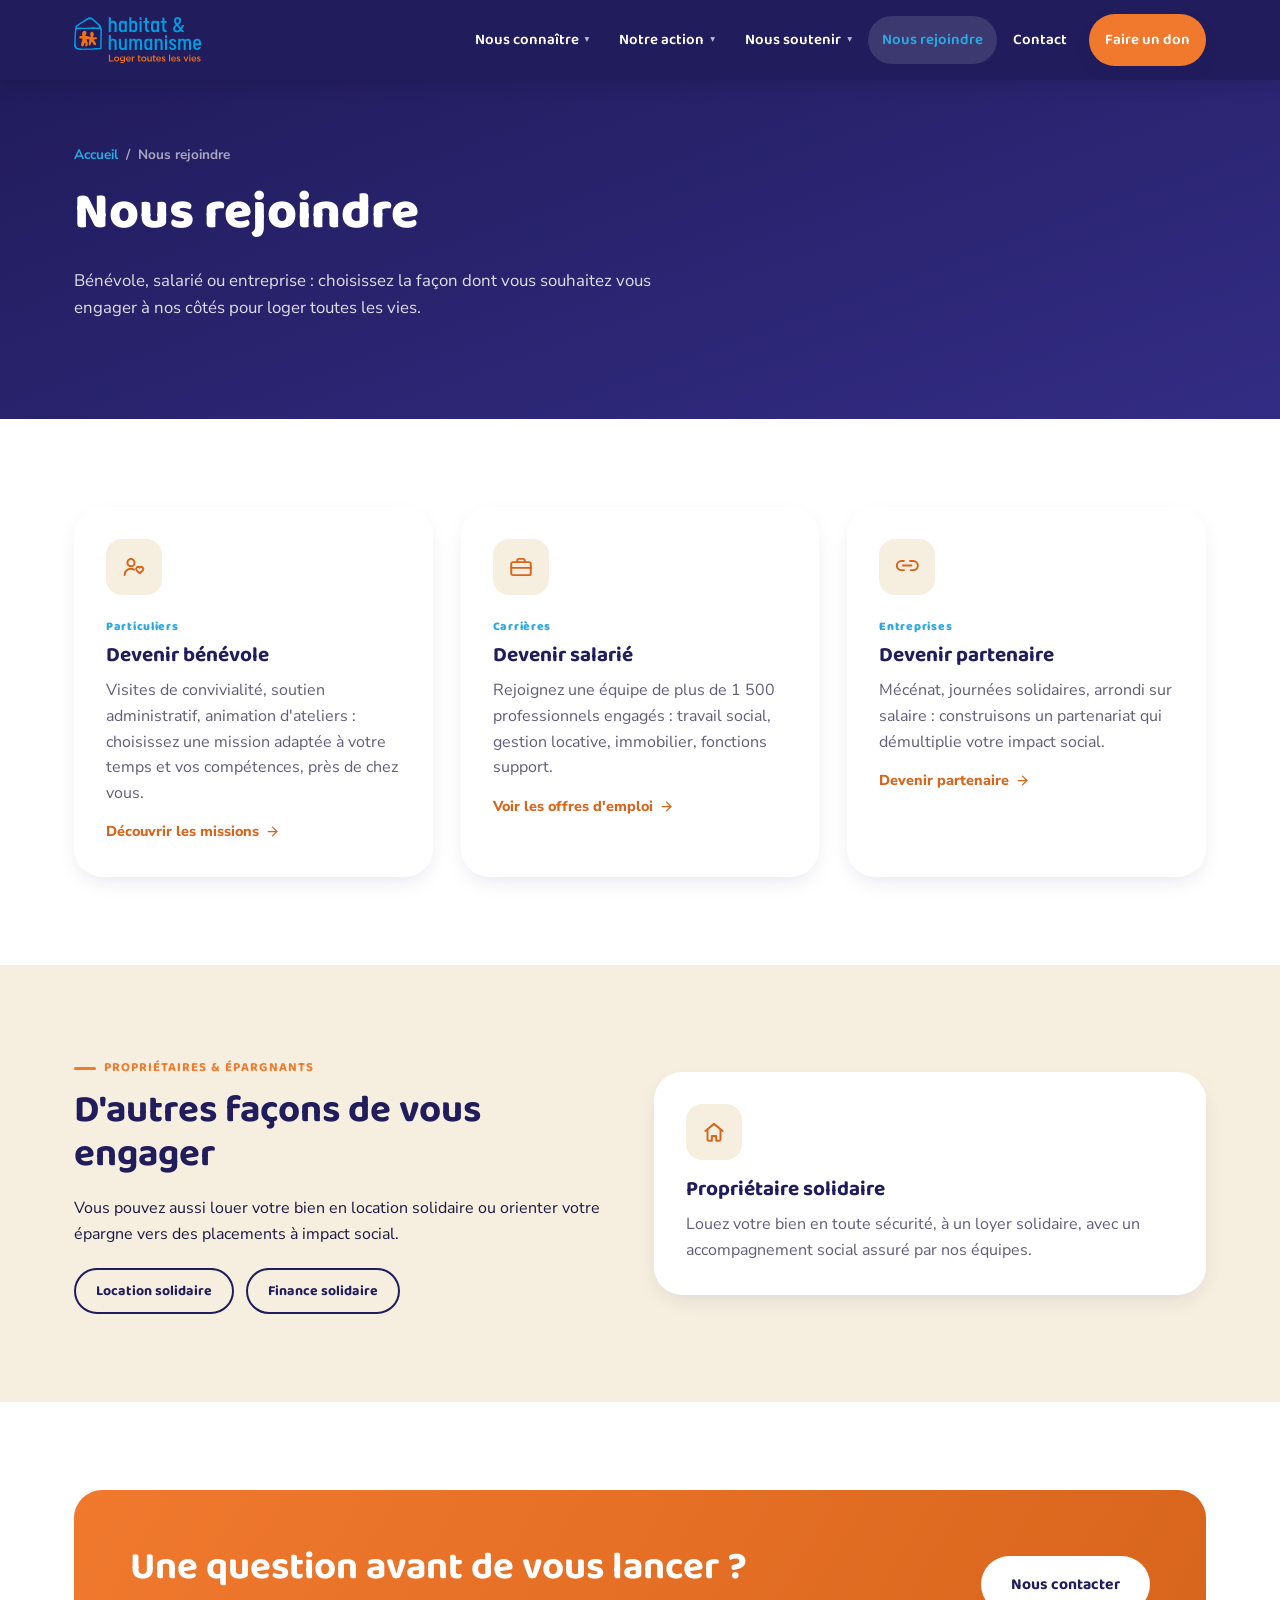
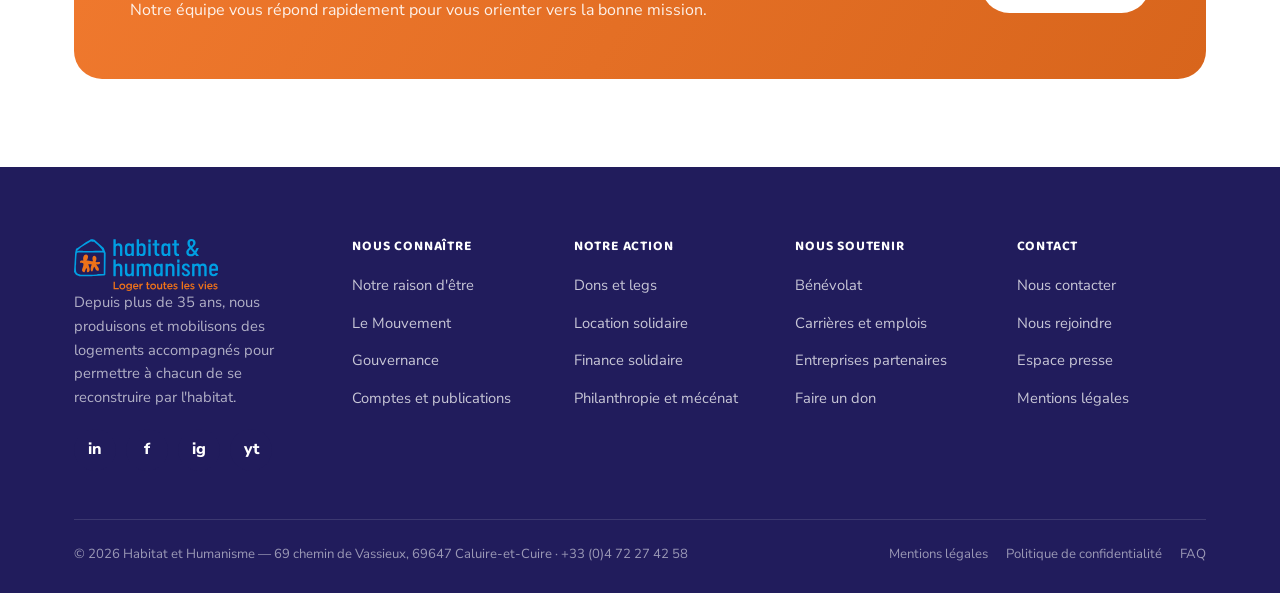
<file: nous-rejoindre.html>
<!DOCTYPE html>
<html lang="fr">
<head>
<meta charset="UTF-8">
<meta name="viewport" content="width=device-width, initial-scale=1.0">
<title>Nous rejoindre — Habitat et Humanisme</title>
<meta name="description" content="Devenez bénévole, salarié ou entreprise partenaire d'Habitat et Humanisme.">
<link rel="stylesheet" href="css/style.css">
</head>
<body>

<header class="site-header">
  <div class="nav-bar container">
    <a href="index.html" class="logo">
      <img src="assets/logo-habitat-humanisme.svg" alt="Habitat et Humanisme – Loger toutes les vies" class="logo-img">
    </a>
    <nav class="main-nav">
      <ul>
        <li class="has-dropdown">
          <a href="nous-connaitre.html">Nous connaître <span class="caret">▾</span></a>
          <div class="dropdown">
            <a href="nous-connaitre.html#raison-d-etre">Notre raison d'être</a>
            <a href="nous-connaitre.html#mouvement">Le Mouvement</a>
            <a href="nous-connaitre.html#gouvernance">Gouvernance</a>
            <a href="nous-connaitre.html#publications">Comptes et publications</a>
          </div>
        </li>
        <li class="has-dropdown">
          <a href="notre-action.html">Notre action <span class="caret">▾</span></a>
          <div class="dropdown">
            <a href="notre-action.html#dons-legs">Dons et legs</a>
            <a href="notre-action.html#location-solidaire">Location solidaire</a>
            <a href="notre-action.html#finance-solidaire">Finance solidaire</a>
            <a href="notre-action.html#philanthropie">Philanthropie et mécénat</a>
          </div>
        </li>
        <li class="has-dropdown">
          <a href="nous-soutenir.html">Nous soutenir <span class="caret">▾</span></a>
          <div class="dropdown">
            <a href="nous-soutenir.html#benevolat">Bénévolat</a>
            <a href="nous-soutenir.html#carrieres">Carrières et emplois</a>
            <a href="nous-soutenir.html#entreprises">Entreprises partenaires</a>
          </div>
        </li>
        <li><a href="nous-rejoindre.html">Nous rejoindre</a></li>
        <li><a href="contact.html">Contact</a></li>
        <li><a href="faire-un-don.html" class="btn btn-orange btn-sm nav-cta">Faire un don</a></li>
      </ul>
    </nav>
    <button class="nav-toggle" aria-label="Ouvrir le menu" aria-expanded="false">
      <span></span><span></span><span></span>
    </button>
  </div>
</header>

<main>

  <section class="page-hero">
    <div class="container">
      <div class="breadcrumb"><a href="index.html">Accueil</a><span class="sep">/</span>Nous rejoindre</div>
      <h1>Nous rejoindre</h1>
      <p class="lead">Bénévole, salarié ou entreprise : choisissez la façon dont vous souhaitez vous engager à nos côtés pour loger toutes les vies.</p>
    </div>
  </section>

  <section>
    <div class="container">
      <div class="grid-3">
        <div class="card">
          <div class="card-icon"><svg viewBox="0 0 24 24" fill="none" stroke="currentColor" stroke-width="1.8" stroke-linecap="round" stroke-linejoin="round"><circle cx="9.2" cy="8" r="3.3"/><path d="M3.3 19.3c0-3.3 2.6-5.7 5.9-5.7 1 0 2 .3 2.9.8"/><path d="M17.3 12.6c2-1.8 4 .4 3 2.2-.7 1.1-2.1 2.2-3 2.8-.9-.6-2.3-1.7-3-2.8-1-1.8 1-4 3-2.2Z"/></svg></div>
          <span class="tag">Particuliers</span>
          <h3>Devenir bénévole</h3>
          <p>Visites de convivialité, soutien administratif, animation d'ateliers : choisissez une mission adaptée à votre temps et vos compétences, près de chez vous.</p>
          <a href="nous-soutenir.html#benevolat" class="more">Découvrir les missions <svg class="arrow-ico" viewBox="0 0 24 24" fill="none" stroke="currentColor" stroke-width="2" stroke-linecap="round" stroke-linejoin="round"><line x1="5" y1="12" x2="19" y2="12"/><polyline points="12 5 19 12 12 19"/></svg></a>
        </div>
        <div class="card">
          <div class="card-icon"><svg viewBox="0 0 24 24" fill="none" stroke="currentColor" stroke-width="1.8" stroke-linecap="round" stroke-linejoin="round"><rect x="3" y="7.5" width="18" height="12" rx="1.5"/><path d="M8.5 7.5V6a1.5 1.5 0 0 1 1.5-1.5h4A1.5 1.5 0 0 1 15.5 6v1.5"/><path d="M3 12.8h18"/></svg></div>
          <span class="tag">Carrières</span>
          <h3>Devenir salarié</h3>
          <p>Rejoignez une équipe de plus de 1 500 professionnels engagés : travail social, gestion locative, immobilier, fonctions support.</p>
          <a href="nous-soutenir.html#carrieres" class="more">Voir les offres d'emploi <svg class="arrow-ico" viewBox="0 0 24 24" fill="none" stroke="currentColor" stroke-width="2" stroke-linecap="round" stroke-linejoin="round"><line x1="5" y1="12" x2="19" y2="12"/><polyline points="12 5 19 12 12 19"/></svg></a>
        </div>
        <div class="card">
          <div class="card-icon"><svg viewBox="0 0 24 24" fill="none" stroke="currentColor" stroke-width="1.8" stroke-linecap="round" stroke-linejoin="round"><path d="M14.8 6.5h3a4.2 4.2 0 0 1 0 8.4h-2.3M9.2 14.9H6.8a4.2 4.2 0 0 1 0-8.4h2.3"/><line x1="8" y1="10.7" x2="16" y2="10.7"/></svg></div>
          <span class="tag">Entreprises</span>
          <h3>Devenir partenaire</h3>
          <p>Mécénat, journées solidaires, arrondi sur salaire : construisons un partenariat qui démultiplie votre impact social.</p>
          <a href="nous-soutenir.html#entreprises" class="more">Devenir partenaire <svg class="arrow-ico" viewBox="0 0 24 24" fill="none" stroke="currentColor" stroke-width="2" stroke-linecap="round" stroke-linejoin="round"><line x1="5" y1="12" x2="19" y2="12"/><polyline points="12 5 19 12 12 19"/></svg></a>
        </div>
      </div>
    </div>
  </section>

  <section class="section-cream">
    <div class="container">
      <div class="grid-2" style="align-items:center;">
        <div>
          <span class="eyebrow">Propriétaires &amp; épargnants</span>
          <h2>D'autres façons de vous engager</h2>
          <p>Vous pouvez aussi louer votre bien en location solidaire ou orienter votre épargne vers des placements à impact social.</p>
          <div style="display:flex; gap:12px; flex-wrap:wrap; margin-top:20px;">
            <a href="notre-action.html#location-solidaire" class="btn btn-outline btn-sm">Location solidaire</a>
            <a href="notre-action.html#finance-solidaire" class="btn btn-outline btn-sm">Finance solidaire</a>
          </div>
        </div>
        <div class="card">
          <div class="card-icon"><svg viewBox="0 0 24 24" fill="none" stroke="currentColor" stroke-width="1.8" stroke-linecap="round" stroke-linejoin="round"><path d="M4 11 12 4.5 20 11"/><path d="M6 10v9a1 1 0 0 0 1 1h3v-4.3h4V20h3a1 1 0 0 0 1-1v-9"/></svg></div>
          <h3>Propriétaire solidaire</h3>
          <p>Louez votre bien en toute sécurité, à un loyer solidaire, avec un accompagnement social assuré par nos équipes.</p>
        </div>
      </div>
    </div>
  </section>

  <section>
    <div class="container">
      <div class="cta-banner">
        <div>
          <h2>Une question avant de vous lancer ?</h2>
          <p>Notre équipe vous répond rapidement pour vous orienter vers la bonne mission.</p>
        </div>
        <a href="contact.html" class="btn btn-white">Nous contacter</a>
      </div>
    </div>
  </section>

</main>

<footer class="site-footer">
  <div class="container">
    <div class="footer-top">
      <div class="footer-brand">
        <a href="index.html" class="logo">
          <img src="assets/logo-habitat-humanisme.svg" alt="Habitat et Humanisme – Loger toutes les vies" class="logo-img">
        </a>
        <p>Depuis plus de 35 ans, nous produisons et mobilisons des logements accompagnés pour permettre à chacun de se reconstruire par l'habitat.</p>
        <div class="social-row">
          <a href="#" aria-label="LinkedIn">in</a>
          <a href="#" aria-label="Facebook">f</a>
          <a href="#" aria-label="Instagram">ig</a>
          <a href="#" aria-label="YouTube">yt</a>
        </div>
      </div>
      <div class="footer-col">
        <h4>Nous connaître</h4>
        <ul>
          <li><a href="nous-connaitre.html#raison-d-etre">Notre raison d'être</a></li>
          <li><a href="nous-connaitre.html#mouvement">Le Mouvement</a></li>
          <li><a href="nous-connaitre.html#gouvernance">Gouvernance</a></li>
          <li><a href="nous-connaitre.html#publications">Comptes et publications</a></li>
        </ul>
      </div>
      <div class="footer-col">
        <h4>Notre action</h4>
        <ul>
          <li><a href="notre-action.html#dons-legs">Dons et legs</a></li>
          <li><a href="notre-action.html#location-solidaire">Location solidaire</a></li>
          <li><a href="notre-action.html#finance-solidaire">Finance solidaire</a></li>
          <li><a href="notre-action.html#philanthropie">Philanthropie et mécénat</a></li>
        </ul>
      </div>
      <div class="footer-col">
        <h4>Nous soutenir</h4>
        <ul>
          <li><a href="nous-soutenir.html#benevolat">Bénévolat</a></li>
          <li><a href="nous-soutenir.html#carrieres">Carrières et emplois</a></li>
          <li><a href="nous-soutenir.html#entreprises">Entreprises partenaires</a></li>
          <li><a href="faire-un-don.html">Faire un don</a></li>
        </ul>
      </div>
      <div class="footer-col">
        <h4>Contact</h4>
        <ul>
          <li><a href="contact.html">Nous contacter</a></li>
          <li><a href="nous-rejoindre.html">Nous rejoindre</a></li>
          <li><a href="#">Espace presse</a></li>
          <li><a href="#">Mentions légales</a></li>
        </ul>
      </div>
    </div>
    <div class="footer-bottom">
      <span>© 2026 Habitat et Humanisme — 69 chemin de Vassieux, 69647 Caluire-et-Cuire · +33 (0)4 72 27 42 58</span>
      <div class="legal-links">
        <a href="#">Mentions légales</a>
        <a href="#">Politique de confidentialité</a>
        <a href="#">FAQ</a>
      </div>
    </div>
  </div>
</footer>

<script src="js/main.js"></script>
</body>
</html>
</file>
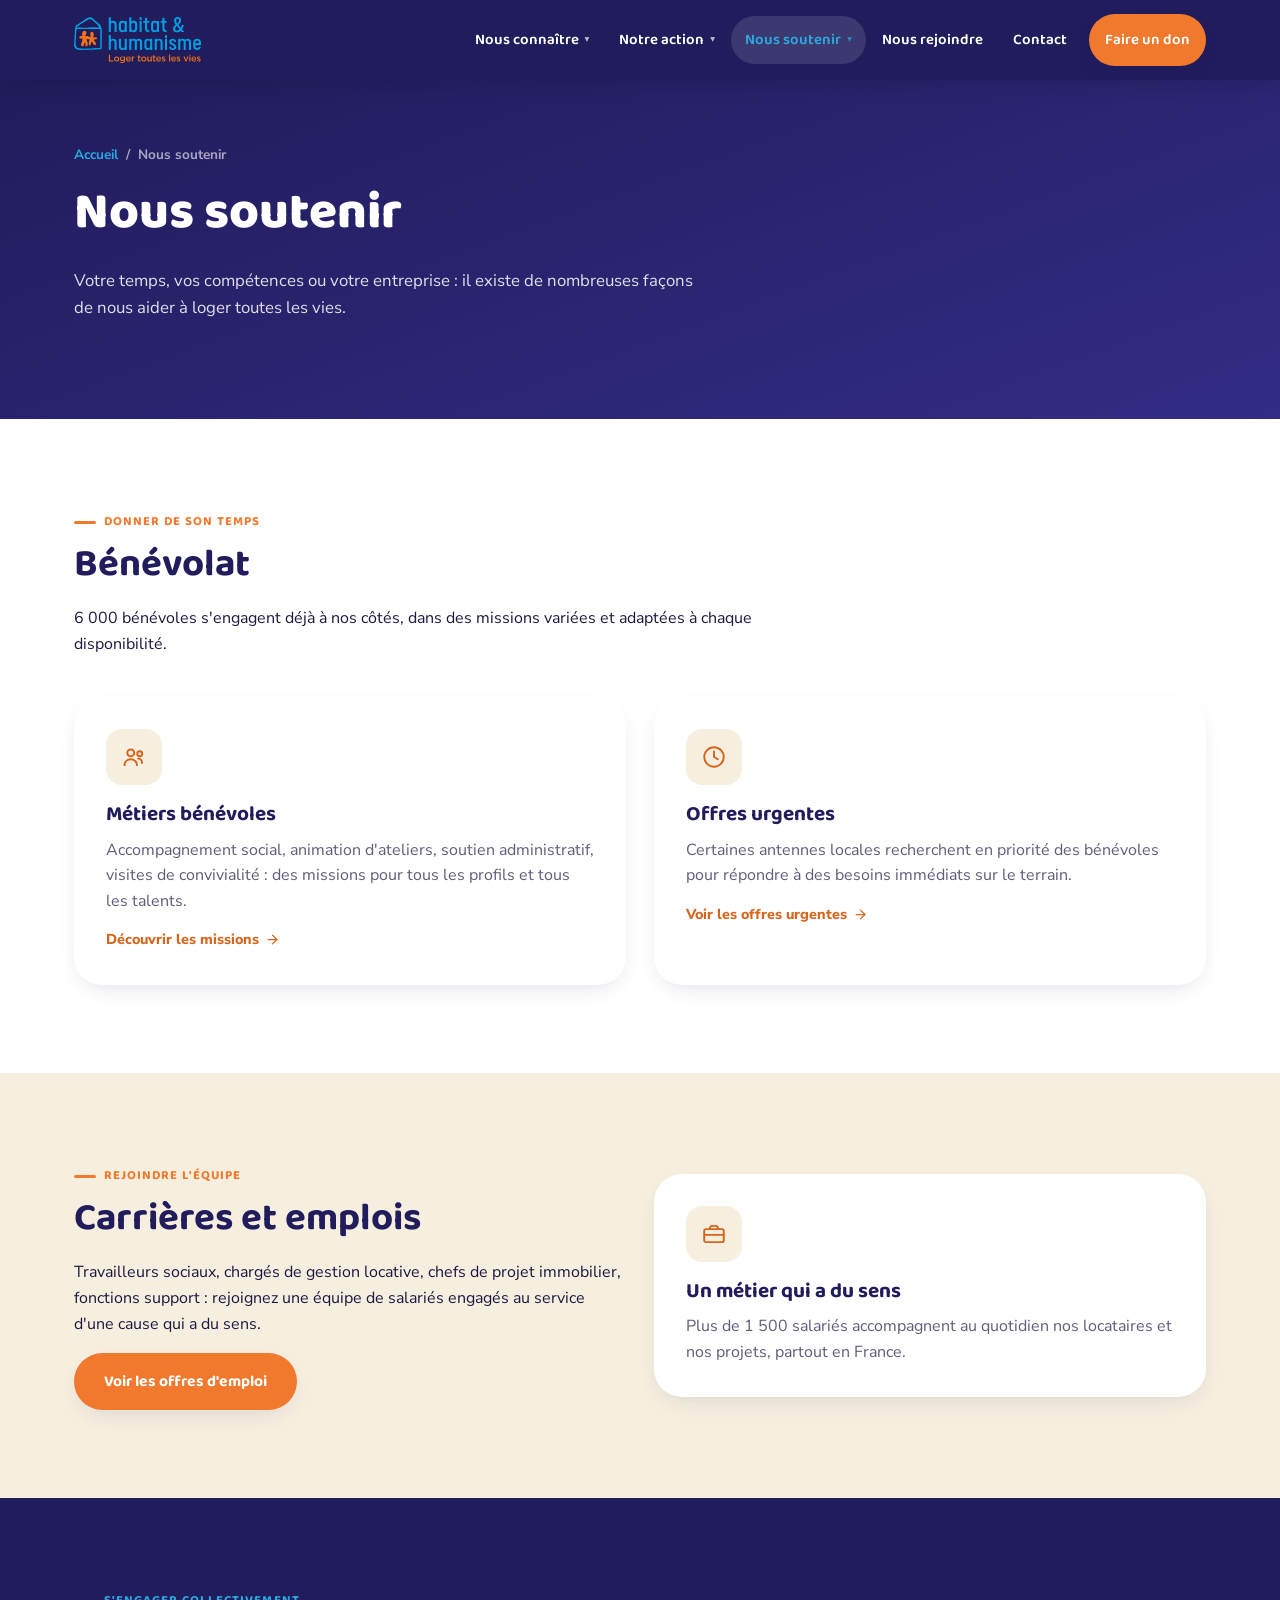
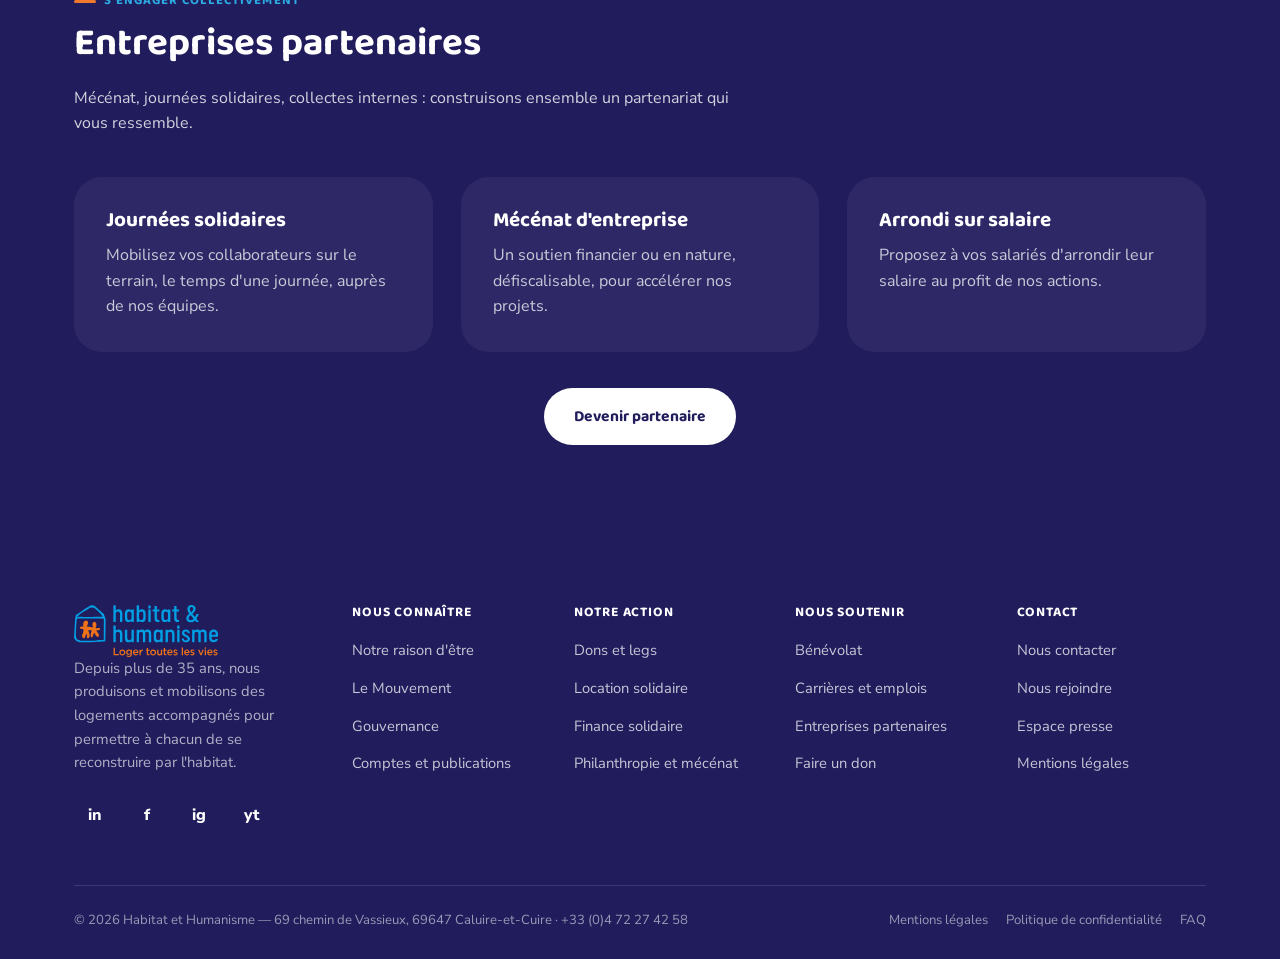
<file: nous-soutenir.html>
<!DOCTYPE html>
<html lang="fr">
<head>
<meta charset="UTF-8">
<meta name="viewport" content="width=device-width, initial-scale=1.0">
<title>Nous soutenir — Habitat et Humanisme</title>
<meta name="description" content="Bénévolat, carrières et emplois, entreprises partenaires : toutes les façons de soutenir Habitat et Humanisme.">
<link rel="stylesheet" href="css/style.css">
</head>
<body>

<header class="site-header">
  <div class="nav-bar container">
    <a href="index.html" class="logo">
      <img src="assets/logo-habitat-humanisme.svg" alt="Habitat et Humanisme – Loger toutes les vies" class="logo-img">
    </a>
    <nav class="main-nav">
      <ul>
        <li class="has-dropdown">
          <a href="nous-connaitre.html">Nous connaître <span class="caret">▾</span></a>
          <div class="dropdown">
            <a href="nous-connaitre.html#raison-d-etre">Notre raison d'être</a>
            <a href="nous-connaitre.html#mouvement">Le Mouvement</a>
            <a href="nous-connaitre.html#gouvernance">Gouvernance</a>
            <a href="nous-connaitre.html#publications">Comptes et publications</a>
          </div>
        </li>
        <li class="has-dropdown">
          <a href="notre-action.html">Notre action <span class="caret">▾</span></a>
          <div class="dropdown">
            <a href="notre-action.html#dons-legs">Dons et legs</a>
            <a href="notre-action.html#location-solidaire">Location solidaire</a>
            <a href="notre-action.html#finance-solidaire">Finance solidaire</a>
            <a href="notre-action.html#philanthropie">Philanthropie et mécénat</a>
          </div>
        </li>
        <li class="has-dropdown active">
          <a href="nous-soutenir.html">Nous soutenir <span class="caret">▾</span></a>
          <div class="dropdown">
            <a href="nous-soutenir.html#benevolat">Bénévolat</a>
            <a href="nous-soutenir.html#carrieres">Carrières et emplois</a>
            <a href="nous-soutenir.html#entreprises">Entreprises partenaires</a>
          </div>
        </li>
        <li><a href="nous-rejoindre.html">Nous rejoindre</a></li>
        <li><a href="contact.html">Contact</a></li>
        <li><a href="faire-un-don.html" class="btn btn-orange btn-sm nav-cta">Faire un don</a></li>
      </ul>
    </nav>
    <button class="nav-toggle" aria-label="Ouvrir le menu" aria-expanded="false">
      <span></span><span></span><span></span>
    </button>
  </div>
</header>

<main>

  <section class="page-hero">
    <div class="container">
      <div class="breadcrumb"><a href="index.html">Accueil</a><span class="sep">/</span>Nous soutenir</div>
      <h1>Nous soutenir</h1>
      <p class="lead">Votre temps, vos compétences ou votre entreprise : il existe de nombreuses façons de nous aider à loger toutes les vies.</p>
    </div>
  </section>

  <section id="benevolat">
    <div class="container">
      <div class="section-head left" style="margin-bottom:40px;">
        <span class="eyebrow">Donner de son temps</span>
        <h2>Bénévolat</h2>
        <p>6 000 bénévoles s'engagent déjà à nos côtés, dans des missions variées et adaptées à chaque disponibilité.</p>
      </div>
      <div class="grid-2">
        <div class="card">
          <div class="card-icon"><svg viewBox="0 0 24 24" fill="none" stroke="currentColor" stroke-width="1.8" stroke-linecap="round" stroke-linejoin="round"><circle cx="9" cy="8.2" r="3.2"/><path d="M3.3 19.5c0-3.2 2.5-5.5 5.7-5.5s5.7 2.3 5.7 5.5"/><circle cx="17.3" cy="9" r="2.3"/><path d="M15.8 13.3c2.1.4 3.6 2.1 3.6 4.3"/></svg></div>
          <h3>Métiers bénévoles</h3>
          <p>Accompagnement social, animation d'ateliers, soutien administratif, visites de convivialité : des missions pour tous les profils et tous les talents.</p>
          <a class="more" href="contact.html">Découvrir les missions <svg class="arrow-ico" viewBox="0 0 24 24" fill="none" stroke="currentColor" stroke-width="2" stroke-linecap="round" stroke-linejoin="round"><line x1="5" y1="12" x2="19" y2="12"/><polyline points="12 5 19 12 12 19"/></svg></a>
        </div>
        <div class="card">
          <div class="card-icon"><svg viewBox="0 0 24 24" fill="none" stroke="currentColor" stroke-width="1.8" stroke-linecap="round" stroke-linejoin="round"><circle cx="12" cy="12" r="9"/><polyline points="12 7 12 12 15.5 14"/></svg></div>
          <h3>Offres urgentes</h3>
          <p>Certaines antennes locales recherchent en priorité des bénévoles pour répondre à des besoins immédiats sur le terrain.</p>
          <a class="more" href="contact.html">Voir les offres urgentes <svg class="arrow-ico" viewBox="0 0 24 24" fill="none" stroke="currentColor" stroke-width="2" stroke-linecap="round" stroke-linejoin="round"><line x1="5" y1="12" x2="19" y2="12"/><polyline points="12 5 19 12 12 19"/></svg></a>
        </div>
      </div>
    </div>
  </section>

  <section id="carrieres" class="section-cream">
    <div class="container">
      <div class="grid-2" style="align-items:center;">
        <div>
          <span class="eyebrow">Rejoindre l'équipe</span>
          <h2>Carrières et emplois</h2>
          <p>Travailleurs sociaux, chargés de gestion locative, chefs de projet immobilier, fonctions support : rejoignez une équipe de salariés engagés au service d'une cause qui a du sens.</p>
          <a href="contact.html" class="btn btn-orange">Voir les offres d'emploi</a>
        </div>
        <div class="card">
          <div class="card-icon"><svg viewBox="0 0 24 24" fill="none" stroke="currentColor" stroke-width="1.8" stroke-linecap="round" stroke-linejoin="round"><rect x="3" y="7.5" width="18" height="12" rx="1.5"/><path d="M8.5 7.5V6a1.5 1.5 0 0 1 1.5-1.5h4A1.5 1.5 0 0 1 15.5 6v1.5"/><path d="M3 12.8h18"/></svg></div>
          <h3>Un métier qui a du sens</h3>
          <p>Plus de 1 500 salariés accompagnent au quotidien nos locataires et nos projets, partout en France.</p>
        </div>
      </div>
    </div>
  </section>

  <section id="entreprises" class="section-navy">
    <div class="container">
      <div class="section-head left" style="margin-bottom:40px;">
        <span class="eyebrow">S'engager collectivement</span>
        <h2>Entreprises partenaires</h2>
        <p style="color:rgba(255,255,255,0.8);">Mécénat, journées solidaires, collectes internes : construisons ensemble un partenariat qui vous ressemble.</p>
      </div>
      <div class="grid-3">
        <div class="card" style="background:rgba(255,255,255,0.06); box-shadow:none;">
          <h3 style="color:var(--white);">Journées solidaires</h3>
          <p style="color:rgba(255,255,255,0.75);">Mobilisez vos collaborateurs sur le terrain, le temps d'une journée, auprès de nos équipes.</p>
        </div>
        <div class="card" style="background:rgba(255,255,255,0.06); box-shadow:none;">
          <h3 style="color:var(--white);">Mécénat d'entreprise</h3>
          <p style="color:rgba(255,255,255,0.75);">Un soutien financier ou en nature, défiscalisable, pour accélérer nos projets.</p>
        </div>
        <div class="card" style="background:rgba(255,255,255,0.06); box-shadow:none;">
          <h3 style="color:var(--white);">Arrondi sur salaire</h3>
          <p style="color:rgba(255,255,255,0.75);">Proposez à vos salariés d'arrondir leur salaire au profit de nos actions.</p>
        </div>
      </div>
      <div style="text-align:center; margin-top:36px;">
        <a href="contact.html" class="btn btn-white">Devenir partenaire</a>
      </div>
    </div>
  </section>

</main>

<footer class="site-footer">
  <div class="container">
    <div class="footer-top">
      <div class="footer-brand">
        <a href="index.html" class="logo">
          <img src="assets/logo-habitat-humanisme.svg" alt="Habitat et Humanisme – Loger toutes les vies" class="logo-img">
        </a>
        <p>Depuis plus de 35 ans, nous produisons et mobilisons des logements accompagnés pour permettre à chacun de se reconstruire par l'habitat.</p>
        <div class="social-row">
          <a href="#" aria-label="LinkedIn">in</a>
          <a href="#" aria-label="Facebook">f</a>
          <a href="#" aria-label="Instagram">ig</a>
          <a href="#" aria-label="YouTube">yt</a>
        </div>
      </div>
      <div class="footer-col">
        <h4>Nous connaître</h4>
        <ul>
          <li><a href="nous-connaitre.html#raison-d-etre">Notre raison d'être</a></li>
          <li><a href="nous-connaitre.html#mouvement">Le Mouvement</a></li>
          <li><a href="nous-connaitre.html#gouvernance">Gouvernance</a></li>
          <li><a href="nous-connaitre.html#publications">Comptes et publications</a></li>
        </ul>
      </div>
      <div class="footer-col">
        <h4>Notre action</h4>
        <ul>
          <li><a href="notre-action.html#dons-legs">Dons et legs</a></li>
          <li><a href="notre-action.html#location-solidaire">Location solidaire</a></li>
          <li><a href="notre-action.html#finance-solidaire">Finance solidaire</a></li>
          <li><a href="notre-action.html#philanthropie">Philanthropie et mécénat</a></li>
        </ul>
      </div>
      <div class="footer-col">
        <h4>Nous soutenir</h4>
        <ul>
          <li><a href="nous-soutenir.html#benevolat">Bénévolat</a></li>
          <li><a href="nous-soutenir.html#carrieres">Carrières et emplois</a></li>
          <li><a href="nous-soutenir.html#entreprises">Entreprises partenaires</a></li>
          <li><a href="faire-un-don.html">Faire un don</a></li>
        </ul>
      </div>
      <div class="footer-col">
        <h4>Contact</h4>
        <ul>
          <li><a href="contact.html">Nous contacter</a></li>
          <li><a href="nous-rejoindre.html">Nous rejoindre</a></li>
          <li><a href="#">Espace presse</a></li>
          <li><a href="#">Mentions légales</a></li>
        </ul>
      </div>
    </div>
    <div class="footer-bottom">
      <span>© 2026 Habitat et Humanisme — 69 chemin de Vassieux, 69647 Caluire-et-Cuire · +33 (0)4 72 27 42 58</span>
      <div class="legal-links">
        <a href="#">Mentions légales</a>
        <a href="#">Politique de confidentialité</a>
        <a href="#">FAQ</a>
      </div>
    </div>
  </div>
</footer>

<script src="js/main.js"></script>
</body>
</html>
</file>
<file: css/style.css>
@import url('https://fonts.googleapis.com/css2?family=Baloo+2:wght@500;600;700;800&family=Nunito+Sans:ital,wght@0,400;0,600;0,700;0,800;1,400&display=swap');

:root {
  --navy: #211C5C;
  --navy-light: #332C84;
  --navy-soft: #3C3590;
  --orange: #F0792E;
  --orange-dark: #D8651C;
  --sky: #2BA9E0;
  --cream: #F6EFDF;
  --white: #FFFFFF;
  --ink: #1C1840;
  --ink-soft: rgba(28, 24, 64, 0.7);

  --font-head: 'Baloo 2', ui-rounded, system-ui, sans-serif;
  --font-body: 'Nunito Sans', system-ui, sans-serif;

  --radius-sm: 10px;
  --radius-md: 18px;
  --radius-lg: 28px;
  --radius-house: 999px 999px 24px 24px / 120px 120px 24px 24px;

  --shadow-card: 0 18px 40px -16px rgba(33, 28, 92, 0.28);
  --shadow-soft: 0 8px 24px -10px rgba(33, 28, 92, 0.18);

  --container: 1180px;
}

* { box-sizing: border-box; }
html { scroll-behavior: smooth; }

body {
  margin: 0;
  font-family: var(--font-body);
  color: var(--ink);
  background: var(--white);
  line-height: 1.6;
  -webkit-font-smoothing: antialiased;
}

h1, h2, h3, h4 {
  font-family: var(--font-head);
  color: var(--navy);
  line-height: 1.15;
  margin: 0 0 0.5em;
}

h1 { font-size: clamp(2.1rem, 4vw, 3.4rem); font-weight: 800; }
h2 { font-size: clamp(1.7rem, 3vw, 2.4rem); font-weight: 700; }
h3 { font-size: 1.3rem; font-weight: 700; }
p { margin: 0 0 1em; }
a { color: inherit; text-decoration: none; }
ul { margin: 0; padding: 0; list-style: none; }
img { max-width: 100%; display: block; }

.container {
  width: 100%;
  max-width: var(--container);
  margin: 0 auto;
  padding: 0 24px;
}

.eyebrow {
  display: inline-flex;
  align-items: center;
  gap: 8px;
  font-family: var(--font-head);
  font-weight: 700;
  font-size: 0.8rem;
  letter-spacing: 0.08em;
  text-transform: uppercase;
  color: var(--orange);
  margin-bottom: 0.8em;
}
.eyebrow::before {
  content: "";
  width: 22px;
  height: 3px;
  border-radius: 3px;
  background: var(--orange);
}

.btn {
  display: inline-flex;
  align-items: center;
  justify-content: center;
  gap: 8px;
  font-family: var(--font-head);
  font-weight: 700;
  font-size: 0.98rem;
  padding: 14px 28px;
  border-radius: 999px;
  border: 2px solid transparent;
  cursor: pointer;
  transition: transform 0.15s ease, box-shadow 0.15s ease, background 0.15s ease, color 0.15s ease;
  white-space: nowrap;
}
.btn:hover { transform: translateY(-2px); }

.btn-orange {
  background: var(--orange);
  color: var(--white);
  box-shadow: var(--shadow-soft);
}
.btn-orange:hover { background: var(--orange-dark); }

.btn-white {
  background: var(--white);
  color: var(--navy);
}
.btn-white:hover { background: var(--cream); }

.btn-outline {
  background: transparent;
  border-color: currentColor;
  color: var(--navy);
}
.btn-outline:hover { background: var(--navy); color: var(--white); }

.btn-outline-light {
  background: transparent;
  border-color: rgba(255,255,255,0.6);
  color: var(--white);
}
.btn-outline-light:hover { background: rgba(255,255,255,0.15); border-color: var(--white); }

.btn-sm { padding: 10px 20px; font-size: 0.88rem; }

.site-header {
  position: sticky;
  top: 0;
  z-index: 100;
  background: var(--navy);
  box-shadow: 0 4px 20px rgba(0,0,0,0.12);
}
.nav-bar {
  display: flex;
  align-items: center;
  justify-content: space-between;
  gap: 24px;
  padding: 14px 24px;
}

.logo {
  display: flex;
  align-items: center;
  color: var(--white);
}
.logo-img {
  height: 46px;
  width: auto;
  display: block;
}
.footer-brand .logo-img {
  height: 52px;
}

.main-nav {
  display: flex;
  align-items: center;
  gap: 4px;
}
.main-nav > ul {
  display: flex;
  align-items: center;
  gap: 2px;
}
.main-nav > ul > li {
  position: relative;
}
.main-nav > ul > li > a {
  display: flex;
  align-items: center;
  gap: 6px;
  color: var(--white);
  font-family: var(--font-head);
  font-weight: 600;
  font-size: 0.94rem;
  padding: 12px 14px;
  border-radius: 999px;
  transition: background 0.15s ease, color 0.15s ease;
}
.main-nav > ul > li > a:hover,
.main-nav > ul > li.active > a {
  background: rgba(255,255,255,0.12);
}
.main-nav > ul > li.active > a { color: var(--sky); }

.caret { font-size: 0.6rem; opacity: 0.7; transition: transform 0.15s ease; }
.main-nav li.has-dropdown:hover .caret { transform: rotate(180deg); }

.dropdown {
  position: absolute;
  top: calc(100% + 8px);
  left: 0;
  min-width: 260px;
  background: var(--white);
  border-radius: var(--radius-md);
  box-shadow: var(--shadow-card);
  padding: 10px;
  opacity: 0;
  visibility: hidden;
  transform: translateY(8px);
  transition: opacity 0.18s ease, transform 0.18s ease, visibility 0.18s;
}
.main-nav li.has-dropdown:hover .dropdown {
  opacity: 1;
  visibility: visible;
  transform: translateY(0);
}
.dropdown a {
  display: block;
  padding: 10px 14px;
  border-radius: var(--radius-sm);
  color: var(--navy);
  font-weight: 700;
  font-size: 0.92rem;
}
.dropdown a:hover { background: var(--cream); color: var(--orange-dark); }

.nav-cta {
  background: var(--orange) !important;
  margin-left: 6px;
}
.nav-cta:hover { background: var(--orange-dark) !important; }

.nav-toggle {
  display: none;
  flex-direction: column;
  gap: 5px;
  background: none;
  border: none;
  cursor: pointer;
  padding: 6px;
}
.nav-toggle span {
  width: 26px;
  height: 3px;
  border-radius: 3px;
  background: var(--white);
}

.hero {
  background: linear-gradient(160deg, var(--navy) 0%, var(--navy-light) 60%, var(--navy-soft) 100%);
  color: var(--white);
  padding: 72px 0 100px;
  position: relative;
  overflow: hidden;
}
.hero .container {
  display: grid;
  grid-template-columns: 1.1fr 0.9fr;
  gap: 48px;
  align-items: center;
}
.hero-eyebrow {
  color: var(--sky);
}
.hero h1 { color: var(--white); }
.hero h1 .hl { color: var(--sky); }
.hero p.lead {
  font-size: 1.1rem;
  color: rgba(255,255,255,0.85);
  max-width: 540px;
}
.hero-actions {
  display: flex;
  gap: 14px;
  flex-wrap: wrap;
  margin-top: 1.6em;
}
.hero-art {
  position: relative;
  display: flex;
  align-items: center;
  justify-content: center;
}
.house-shape {
  background: var(--cream);
  border-radius: var(--radius-house);
  width: 100%;
  max-width: 360px;
  aspect-ratio: 1 / 1.05;
  margin: 0 auto;
  display: flex;
  align-items: center;
  justify-content: center;
  box-shadow: 0 30px 60px -20px rgba(0,0,0,0.35);
}
.house-shape .big-num {
  font-family: var(--font-head);
  font-weight: 800;
  color: var(--navy);
  text-align: center;
}
.house-shape .big-num span {
  display: block;
  font-size: 3.4rem;
  color: var(--sky);
}
.house-shape .big-num small {
  display: block;
  font-size: 1rem;
  color: var(--ink);
  font-family: var(--font-body);
  font-weight: 700;
  margin-top: 6px;
}

.stats-strip {
  background: var(--white);
  margin-top: -56px;
  position: relative;
  z-index: 2;
}
.stats-card {
  background: var(--white);
  border-radius: var(--radius-lg);
  box-shadow: var(--shadow-card);
  padding: 32px;
  display: grid;
  grid-template-columns: repeat(4, 1fr);
  gap: 24px;
}
.stat {
  text-align: center;
  border-left: 3px solid var(--cream);
}
.stat:first-child { border-left: none; }
.stat strong {
  display: block;
  font-family: var(--font-head);
  font-size: 2rem;
  color: var(--orange);
}
.stat span {
  font-size: 0.88rem;
  color: var(--ink-soft);
  font-weight: 700;
}

section { padding: 88px 0; }
.section-cream { background: var(--cream); }
.section-navy {
  background: var(--navy);
  color: var(--white);
}
.section-navy h2, .section-navy .eyebrow { color: var(--white); }
.section-navy .eyebrow { color: var(--sky); }
.section-head {
  max-width: 680px;
  margin: 0 auto 48px;
  text-align: center;
}
.section-head.left { margin-left: 0; text-align: left; }

.grid-3 {
  display: grid;
  grid-template-columns: repeat(3, 1fr);
  gap: 28px;
}
.grid-4 {
  display: grid;
  grid-template-columns: repeat(4, 1fr);
  gap: 24px;
}
.grid-2 {
  display: grid;
  grid-template-columns: repeat(2, 1fr);
  gap: 28px;
}

.card {
  background: var(--white);
  border-radius: var(--radius-lg);
  padding: 32px;
  box-shadow: var(--shadow-soft);
  transition: transform 0.2s ease, box-shadow 0.2s ease;
}
.card:hover { transform: translateY(-6px); box-shadow: var(--shadow-card); }

.card-icon {
  width: 56px;
  height: 56px;
  border-radius: 16px;
  background: var(--cream);
  display: flex;
  align-items: center;
  justify-content: center;
  margin-bottom: 18px;
}
.card-icon svg {
  width: 26px;
  height: 26px;
  stroke: var(--orange-dark);
}
.card .tag {
  display: inline-block;
  font-family: var(--font-head);
  font-weight: 800;
  font-size: 0.75rem;
  color: var(--sky);
  letter-spacing: 0.06em;
  margin-bottom: 8px;
}
.card p { color: var(--ink-soft); margin-bottom: 0; }
.card a.more,
a.more {
  display: inline-flex;
  align-items: center;
  gap: 6px;
  margin-top: 14px;
  font-weight: 800;
  color: var(--orange-dark);
  font-size: 0.9rem;
}
.more .arrow-ico {
  width: 15px;
  height: 15px;
  stroke: currentColor;
  transition: transform 0.18s ease;
}
.more:hover .arrow-ico { transform: translateX(4px); }

.pin-card {
  position: relative;
  padding-left: 20px;
}
.pin-card::before {
  content: "";
  position: absolute;
  left: 0;
  top: 38px;
  width: 0;
  height: 0;
  border-top: 9px solid transparent;
  border-bottom: 9px solid transparent;
  border-left: 14px solid var(--orange);
}

.ways-grid { display: grid; grid-template-columns: repeat(4, 1fr); gap: 24px; }
.way-card {
  text-align: center;
  background: var(--white);
  border: 2px solid var(--cream);
  border-radius: var(--radius-lg);
  padding: 28px 20px;
  transition: border-color 0.2s ease, transform 0.2s ease;
}
.way-card:hover { border-color: var(--orange); transform: translateY(-6px); }
.way-card .emoji svg {
  width: 26px;
  height: 26px;
  stroke: var(--white);
}
.way-card .emoji {
  width: 64px; height: 64px;
  border-radius: 50%;
  background: var(--navy);
  color: var(--white);
  display: flex; align-items: center; justify-content: center;
  margin: 0 auto 16px;
}

.cta-banner {
  background: linear-gradient(120deg, var(--orange) 0%, var(--orange-dark) 100%);
  color: var(--white);
  border-radius: var(--radius-lg);
  padding: 56px;
  display: flex;
  align-items: center;
  justify-content: space-between;
  gap: 24px;
  flex-wrap: wrap;
}
.cta-banner h2 { color: var(--white); margin-bottom: 0.2em; }
.cta-banner p { color: rgba(255,255,255,0.9); margin-bottom: 0; }

.donate-hero {
  background: linear-gradient(160deg, var(--navy) 0%, var(--navy-light) 100%);
  color: var(--white);
  padding: 72px 0;
}
.donate-hero .container { max-width: 760px; text-align: center; }
.donate-hero h1 { color: var(--white); }
.donate-hero .stat-row {
  margin-top: 40px;
  display: grid;
  grid-template-columns: repeat(4, 1fr);
  gap: 20px;
}
.donate-hero .stat-row strong {
  display: block;
  font-family: var(--font-head);
  font-size: 1.9rem;
  color: var(--sky);
}
.donate-hero .stat-row span { font-size: 0.82rem; color: rgba(255,255,255,0.75); }

.amount-grid {
  display: grid;
  grid-template-columns: repeat(4, 1fr);
  gap: 20px;
  margin: 36px 0;
}
.amount-card {
  background: var(--white);
  border: 2px solid var(--cream);
  border-radius: var(--radius-lg);
  padding: 26px 20px;
  text-align: center;
  cursor: pointer;
  transition: all 0.18s ease;
}
.amount-card.selected,
.amount-card:hover {
  border-color: var(--orange);
  box-shadow: var(--shadow-soft);
}
.amount-card .amount {
  font-family: var(--font-head);
  font-weight: 800;
  font-size: 2rem;
  color: var(--navy);
}
.amount-card .after-tax {
  font-size: 0.82rem;
  color: var(--orange-dark);
  font-weight: 700;
  margin: 6px 0 10px;
}
.amount-card p {
  font-size: 0.85rem;
  color: var(--ink-soft);
  margin-bottom: 0;
}
.amount-card.custom .amount { font-size: 1.2rem; }

.tax-box {
  background: var(--cream);
  border-radius: var(--radius-md);
  padding: 24px 28px;
  display: flex;
  gap: 16px;
  align-items: flex-start;
}
.tax-box .ico {
  width: 40px;
  height: 40px;
  border-radius: 12px;
  background: var(--white);
  display: flex;
  align-items: center;
  justify-content: center;
  flex-shrink: 0;
}
.tax-box .ico svg {
  width: 20px;
  height: 20px;
  stroke: var(--orange-dark);
}

.testimonial {
  background: var(--navy);
  color: var(--white);
  border-radius: var(--radius-lg);
  padding: 48px;
  display: grid;
  grid-template-columns: 0.3fr 0.7fr;
  gap: 32px;
  align-items: center;
}
.testimonial .avatar {
  width: 96px;
  height: 96px;
  border-radius: 50%;
  background: var(--orange);
  display: flex;
  align-items: center;
  justify-content: center;
  font-family: var(--font-head);
  font-size: 2rem;
  font-weight: 800;
  margin: 0 auto;
}
.testimonial blockquote {
  margin: 0 0 12px;
  font-family: var(--font-head);
  font-size: 1.3rem;
  font-weight: 600;
  line-height: 1.4;
}
.testimonial cite {
  font-style: normal;
  color: var(--sky);
  font-weight: 700;
}

.urgency-banner {
  background: linear-gradient(120deg, rgba(240,121,46,0.12), rgba(43,169,224,0.10));
  border: 2px solid var(--orange);
  border-radius: var(--radius-lg);
  padding: 28px 32px;
  display: flex;
  gap: 20px;
  align-items: flex-start;
  margin: 8px 0 44px;
}
.urgency-banner .ico {
  width: 48px;
  height: 48px;
  border-radius: 50%;
  background: var(--white);
  display: flex;
  align-items: center;
  justify-content: center;
  flex-shrink: 0;
}
.urgency-banner .ico svg {
  width: 24px;
  height: 24px;
  stroke: var(--orange-dark);
}
.urgency-banner h3 { margin-bottom: 4px; }
.urgency-banner p { margin: 0; color: var(--ink-soft); }

.reassurance {
  display: inline-flex;
  align-items: center;
  gap: 6px;
  font-size: 0.88rem;
  font-weight: 700;
  color: var(--ink-soft);
  margin-top: 14px;
}
.reassurance svg {
  width: 16px;
  height: 16px;
  stroke: var(--orange-dark);
  flex-shrink: 0;
}
.reassurance.on-dark { color: rgba(255,255,255,0.75); }

.stories-grid {
  display: grid;
  grid-template-columns: repeat(3, 1fr);
  gap: 24px;
}
.story-card {
  background: var(--white);
  border-radius: var(--radius-lg);
  padding: 28px;
  box-shadow: var(--shadow-soft);
  border-left: 4px solid var(--orange);
}
.story-card .avatar {
  width: 54px;
  height: 54px;
  border-radius: 50%;
  background: var(--navy);
  color: var(--white);
  display: flex;
  align-items: center;
  justify-content: center;
  font-family: var(--font-head);
  font-weight: 800;
  font-size: 1.2rem;
  margin-bottom: 16px;
}
.story-card blockquote {
  margin: 0 0 14px;
  font-family: var(--font-head);
  font-size: 1.05rem;
  font-weight: 600;
  color: var(--navy);
  line-height: 1.4;
}
.story-card p.ctx {
  font-size: 0.88rem;
  color: var(--ink-soft);
  margin-bottom: 10px;
}
.story-card cite {
  font-style: normal;
  font-weight: 800;
  font-size: 0.85rem;
  color: var(--orange-dark);
}

.contact-grid {
  display: grid;
  grid-template-columns: 0.9fr 1.1fr;
  gap: 48px;
}
.contact-info .item {
  display: flex;
  gap: 16px;
  margin-bottom: 24px;
}
.contact-info .ico {
  width: 46px; height: 46px;
  border-radius: 12px;
  background: var(--cream);
  display: flex; align-items: center; justify-content: center;
  flex-shrink: 0;
}
.contact-info .ico svg {
  width: 21px;
  height: 21px;
  stroke: var(--navy);
}
.social-row { display: flex; gap: 10px; margin-top: 20px; }
.social-row a {
  width: 42px; height: 42px;
  border-radius: 50%;
  background: var(--navy);
  color: var(--white);
  display: flex; align-items: center; justify-content: center;
  font-weight: 800;
  transition: background 0.15s ease;
}
.social-row a:hover { background: var(--orange); }

form.card label {
  display: block;
  font-family: var(--font-head);
  font-weight: 700;
  font-size: 0.88rem;
  color: var(--navy);
  margin-bottom: 6px;
}
form.card .field { margin-bottom: 18px; }
form.card input,
form.card textarea {
  width: 100%;
  border: 2px solid var(--cream);
  border-radius: var(--radius-sm);
  padding: 12px 14px;
  font-family: var(--font-body);
  font-size: 0.95rem;
  background: var(--cream);
  transition: border-color 0.15s ease, background 0.15s ease;
}
form.card input:focus,
form.card textarea:focus {
  outline: none;
  border-color: var(--orange);
  background: var(--white);
}
form.card textarea { min-height: 140px; resize: vertical; }

.page-hero {
  background: linear-gradient(160deg, var(--navy) 0%, var(--navy-light) 100%);
  color: var(--white);
  padding: 64px 0 80px;
}
.page-hero h1 { color: var(--white); max-width: 760px; }
.page-hero p.lead { color: rgba(255,255,255,0.85); max-width: 620px; font-size: 1.05rem; }
.breadcrumb {
  font-size: 0.85rem;
  font-weight: 700;
  color: rgba(255,255,255,0.6);
  margin-bottom: 18px;
}
.breadcrumb a { color: var(--sky); }
.breadcrumb .sep { margin: 0 8px; }

.site-footer {
  background: var(--navy);
  color: rgba(255,255,255,0.85);
  padding: 72px 0 28px;
}
.footer-top {
  display: grid;
  grid-template-columns: 1.3fr repeat(4, 1fr);
  gap: 32px;
  padding-bottom: 48px;
  border-bottom: 1px solid rgba(255,255,255,0.12);
}
.footer-brand p {
  color: rgba(255,255,255,0.65);
  font-size: 0.92rem;
  max-width: 260px;
}
.footer-col h4 {
  color: var(--white);
  font-size: 0.85rem;
  letter-spacing: 0.06em;
  text-transform: uppercase;
  margin-bottom: 18px;
}
.footer-col li { margin-bottom: 12px; }
.footer-col a {
  font-size: 0.92rem;
  color: rgba(255,255,255,0.75);
  transition: color 0.15s ease;
}
.footer-col a:hover { color: var(--sky); }
.footer-bottom {
  display: flex;
  align-items: center;
  justify-content: space-between;
  flex-wrap: wrap;
  gap: 16px;
  padding-top: 24px;
  font-size: 0.82rem;
  color: rgba(255,255,255,0.55);
}
.footer-bottom .legal-links { display: flex; gap: 18px; flex-wrap: wrap; }
.footer-bottom a:hover { color: var(--white); }

@media (max-width: 960px) {
  .hero .container { grid-template-columns: 1fr; }
  .hero-art { order: -1; }
  .house-shape { max-width: 240px; }
  .grid-3, .grid-4, .ways-grid, .amount-grid, .stories-grid { grid-template-columns: repeat(2, 1fr); }
  .urgency-banner { flex-direction: column; }
  .stats-card { grid-template-columns: repeat(2, 1fr); gap: 28px; }
  .stat:nth-child(3) { border-left: none; }
  .footer-top { grid-template-columns: repeat(2, 1fr); }
  .contact-grid { grid-template-columns: 1fr; }
  .testimonial { grid-template-columns: 1fr; text-align: center; }
  .donate-hero .stat-row { grid-template-columns: repeat(2, 1fr); }
}

@media (max-width: 800px) {
  .main-nav { display: none; }
  .nav-toggle { display: flex; }
  .main-nav.open {
    display: flex;
    position: absolute;
    top: 100%;
    left: 0;
    right: 0;
    background: var(--navy);
    flex-direction: column;
    padding: 12px;
    box-shadow: var(--shadow-card);
  }
  .main-nav.open > ul { flex-direction: column; align-items: stretch; width: 100%; gap: 0; }
  .main-nav.open > ul > li > a { padding: 14px 10px; }
  .dropdown {
    position: static;
    opacity: 1; visibility: visible; transform: none;
    display: none;
    box-shadow: none;
    background: rgba(255,255,255,0.06);
  }
  .main-nav.open li.has-dropdown.open .dropdown { display: block; }
  .dropdown a { color: var(--white); }
  .dropdown a:hover { background: rgba(255,255,255,0.1); color: var(--sky); }
}

@media (max-width: 620px) {
  .grid-3, .grid-4, .ways-grid, .amount-grid, .grid-2, .stories-grid { grid-template-columns: 1fr; }
  .stats-card { grid-template-columns: repeat(2, 1fr); }
  .cta-banner { padding: 36px 24px; flex-direction: column; text-align: center; }
  section { padding: 60px 0; }
  .donate-hero .stat-row { grid-template-columns: repeat(2, 1fr); }
}
</file>
